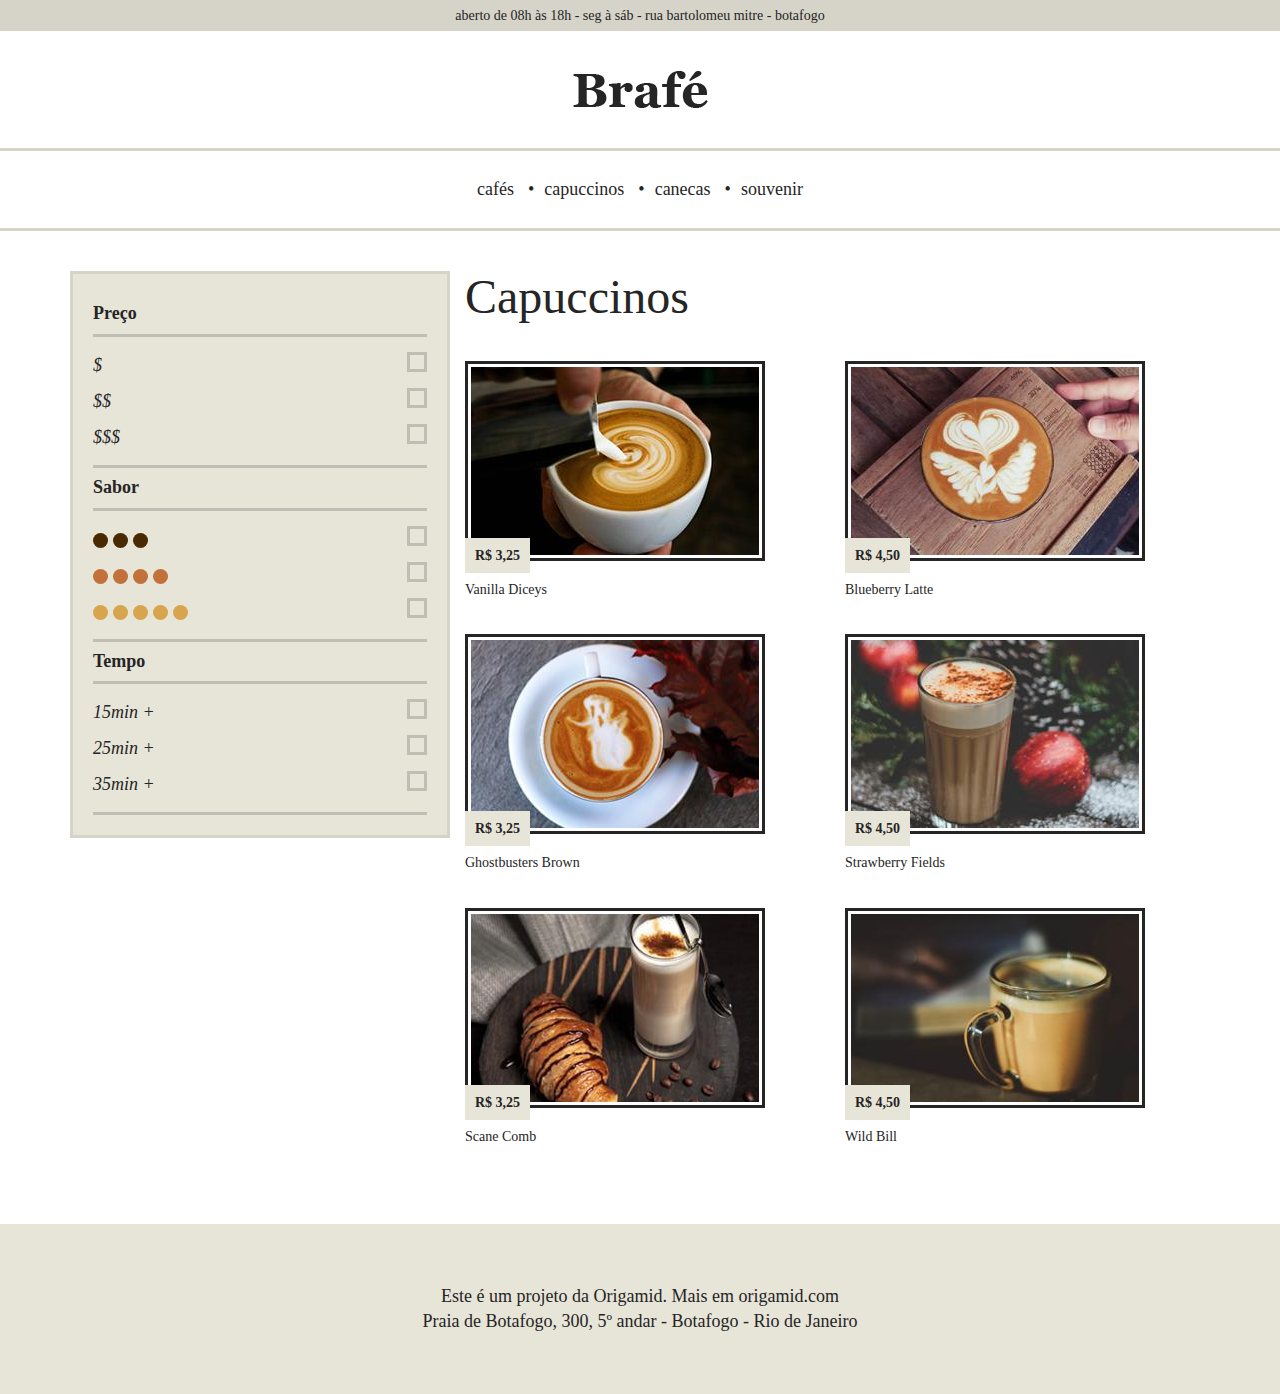
<file: Brafé 2 Bootstrap/index.html>
<!DOCTYPE html>
<html>
<head>
	<title>Brafé 2</title>
	<meta charset="utf-8">
	<meta name="viewport" content="width=device-width, initial-scale=1, shrink-to-fit=no">
	<link rel="stylesheet" type="text/css" href="css/bootstrap.min.css">
	<link rel="stylesheet" type="text/css" href="css/style.css">
</head>
<body>
	
	<header>
		<div class="header-informacoes">
			<p>aberto de 08h às 18h - seg à sáb - rua bartolomeu mitre - botafogo</p>
		</div>
		<a class="header-logo" href="index.html">
			<img src="img/brafe.png" alt="Brafé">
		</a>
		<nav class="header-menu">
			<ul>
				<li><a href="#">cafés</a></li>
				<li><a href="#">capuccinos</a></li>
				<li><a href="#">canecas</a></li>
				<li><a href="#">souvenir</a></li>
			</ul>
		</nav>
	</header>
	
	<div class="container">
		<div class="row">
			<nav class="filtro col-md-4">
				<h2>Preço</h2>
				<ul>
					<li>$</li>
					<li>$$</li>
					<li>$$$</li>
				</ul>
				<h2>Sabor</h2>
				<ul class="sabor">
					<li><span class="sabor-3">Marrom</span></li>
					<li><span class="sabor-4">Laranja</span></li>
					<li><span class="sabor-5">Amarelo</span></li>
				</ul>
				<h2>Tempo</h2>
				<ul>
					<li>15min +</li>
					<li>25min +</li>
					<li>35min +</li>
				</ul>
			</nav>
			
			<section class="produtos col-md-8">
				<h1>Capuccinos</h1>
				<ul class="row">
					<li class="col-6">
						<img src="img/cafe-1.jpg" alt="Café 1">
						<span>R$ 3,25</span>
						<h2>Vanilla Diceys</h2>
					</li>
					
					<li class="col-6">
						<img src="img/cafe-2.jpg" alt="Café 1">
						<span>R$ 4,50</span>
						<h2>Blueberry Latte</h2>
					</li>
					
					<li class="col-6">
						<img src="img/cafe-3.jpg" alt="Café 1">
						<span>R$ 3,25</span>
						<h2>Ghostbusters Brown</h2>
					</li>
					
					<li class="col-6">
						<img src="img/cafe-4.jpg" alt="Café 1">
						<span>R$ 4,50</span>
						<h2>Strawberry Fields</h2>
					</li>
					
					<li class="col-6">
						<img src="img/cafe-5.jpg" alt="Café 1">
						<span>R$ 3,25</span>
						<h2>Scane Comb</h2>
					</li>
					
					<li class="col-6">
						<img src="img/cafe-6.jpg" alt="Café 1">
						<span>R$ 4,50</span>
						<h2>Wild Bill</h2>
					</li>
				</ul>
			</section>
		</div>
	</div>
	
	<footer class="footer">
		<p>Este é um projeto da Origamid. Mais em origamid.com</p>
		<p>Praia de Botafogo, 300, 5º andar - Botafogo - Rio de Janeiro</p>
	</footer>
	
</body>
</html>
</file>
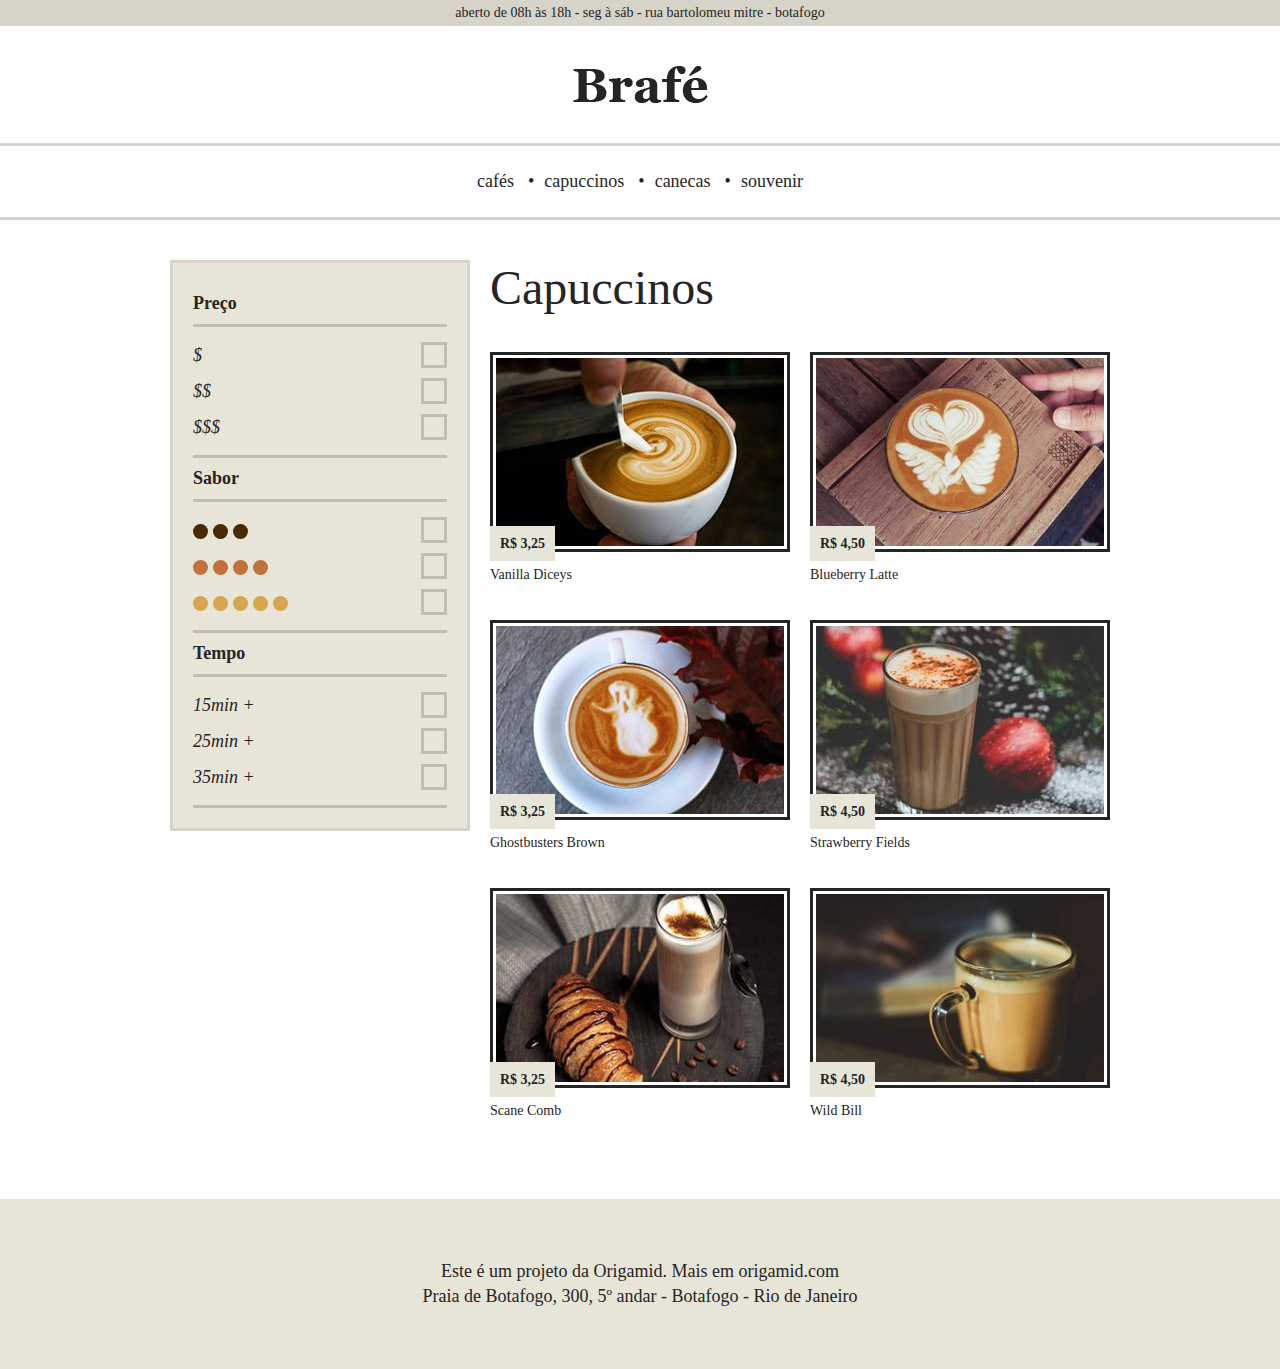
<file: Brafé 2 Flexbox/index.html>
<!DOCTYPE html>
<html>
<head>
	<title>Brafé 2</title>
	<meta charset="utf-8">
	<meta name="viewport" content="width=device-width, initial-scale=1, shrink-to-fit=no">
	<link rel="stylesheet" type="text/css" href="css/flex.css">
	<link rel="stylesheet" type="text/css" href="css/style.css">
</head>
<body>
	
	<header>
		<div class="header-informacoes">
			<p>aberto de 08h às 18h - seg à sáb - rua bartolomeu mitre - botafogo</p>
		</div>
		<a class="header-logo" href="index.html">
			<img src="img/brafe.png" alt="Brafé">
		</a>
		<nav class="header-menu">
			<ul>
				<li><a href="#">cafés</a></li>
				<li><a href="#">capuccinos</a></li>
				<li><a href="#">canecas</a></li>
				<li><a href="#">souvenir</a></li>
			</ul>
		</nav>
	</header>
	
	<div class="flex">
		<nav class="filtro flex-item-4">
			<h2>Preço</h2>
			<ul>
				<li>$</li>
				<li>$$</li>
				<li>$$$</li>
			</ul>
			<h2>Sabor</h2>
			<ul class="sabor">
				<li><span class="sabor-3">Marrom</span></li>
				<li><span class="sabor-4">Laranja</span></li>
				<li><span class="sabor-5">Amarelo</span></li>
			</ul>
			<h2>Tempo</h2>
			<ul>
				<li>15min +</li>
				<li>25min +</li>
				<li>35min +</li>
			</ul>
		</nav>
		
		<section class="produtos flex-item-8">
			<h1>Capuccinos</h1>
			<ul class="flex-row">
				<li class="flex-item-6">
					<img src="img/cafe-1.jpg" alt="Café 1">
					<span>R$ 3,25</span>
					<h2>Vanilla Diceys</h2>
				</li>
				
				<li class="flex-item-6">
					<img src="img/cafe-2.jpg" alt="Café 1">
					<span>R$ 4,50</span>
					<h2>Blueberry Latte</h2>
				</li>
				
				<li class="flex-item-6">
					<img src="img/cafe-3.jpg" alt="Café 1">
					<span>R$ 3,25</span>
					<h2>Ghostbusters Brown</h2>
				</li>
				
				<li class="flex-item-6">
					<img src="img/cafe-4.jpg" alt="Café 1">
					<span>R$ 4,50</span>
					<h2>Strawberry Fields</h2>
				</li>
				
				<li class="flex-item-6">
					<img src="img/cafe-5.jpg" alt="Café 1">
					<span>R$ 3,25</span>
					<h2>Scane Comb</h2>
				</li>
				
				<li class="flex-item-6">
					<img src="img/cafe-6.jpg" alt="Café 1">
					<span>R$ 4,50</span>
					<h2>Wild Bill</h2>
				</li>
			</ul>
		</section>
	</div>
	
	<footer class="footer">
		<p>Este é um projeto da Origamid. Mais em origamid.com</p>
		<p>Praia de Botafogo, 300, 5º andar - Botafogo - Rio de Janeiro</p>
	</footer>
	
</body>
</html>
</file>
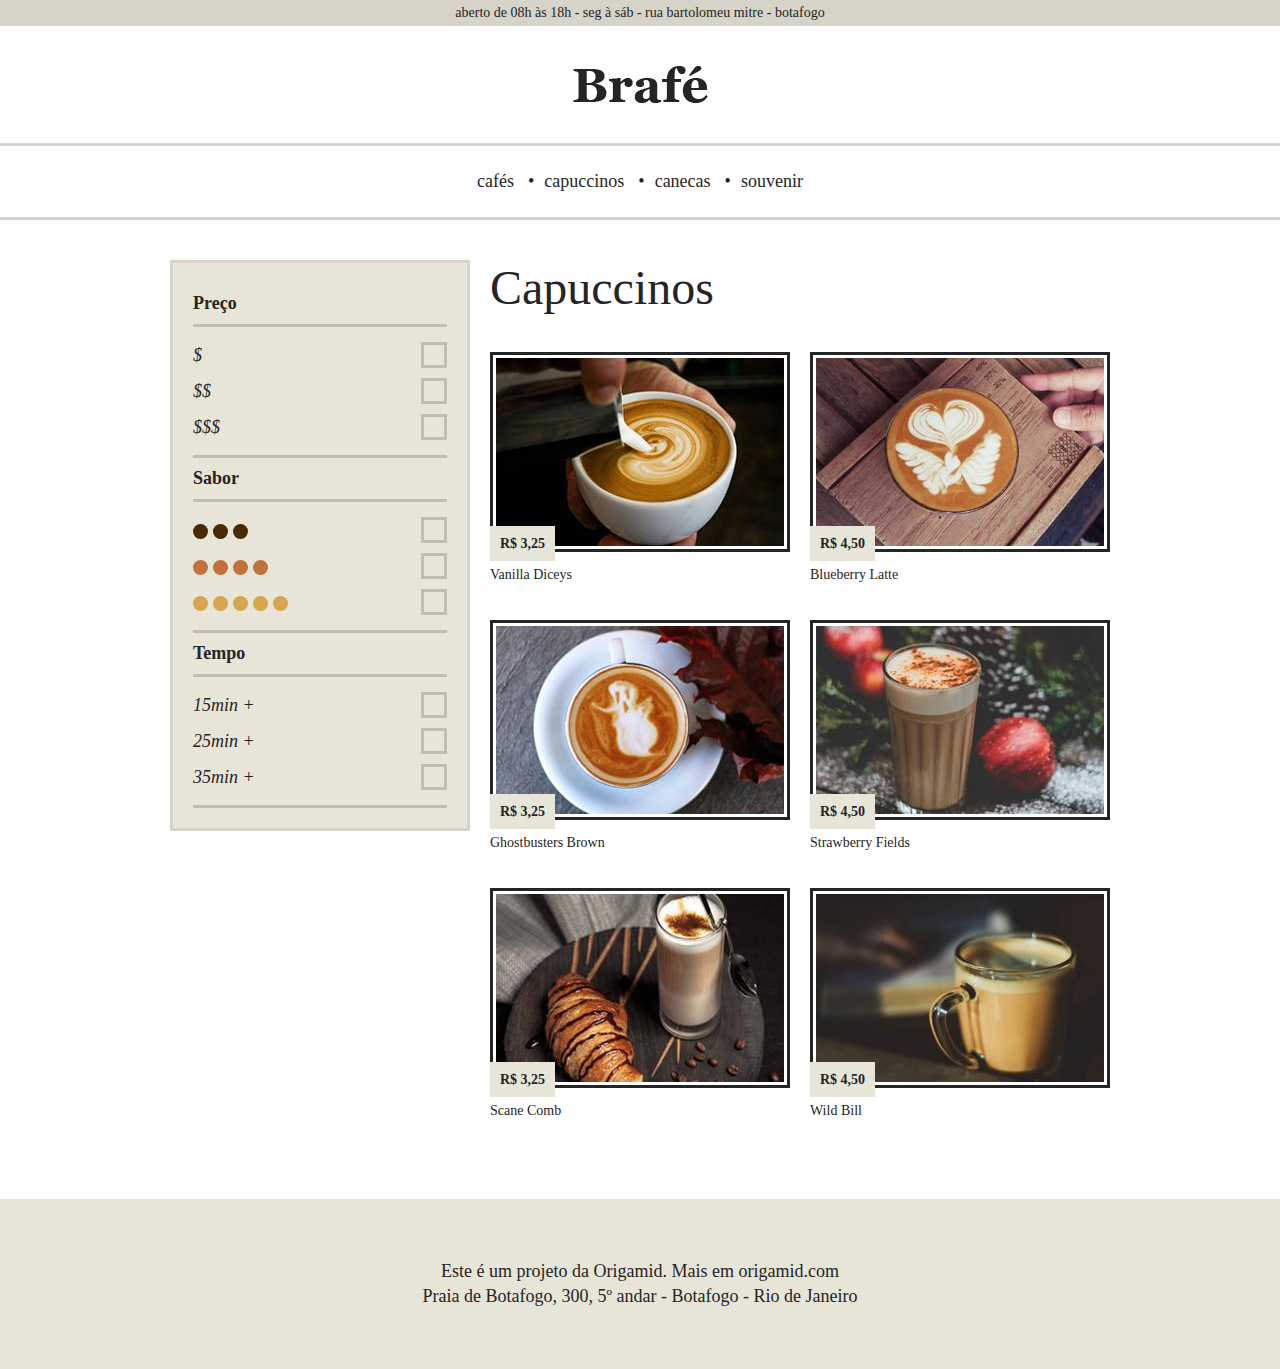
<file: Brafé 2 Grid/index.html>
<!DOCTYPE html>
<html>
<head>
	<title>Brafé 2</title>
	<meta charset="utf-8">
	<meta name="viewport" content="width=device-width, initial-scale=1, shrink-to-fit=no">
	<link rel="stylesheet" type="text/css" href="css/grid.css">
	<link rel="stylesheet" type="text/css" href="css/style.css">
</head>
<body>
	
	<header>
		<div class="header-informacoes">
			<p>aberto de 08h às 18h - seg à sáb - rua bartolomeu mitre - botafogo</p>
		</div>
		<a class="header-logo" href="index.html">
			<img src="img/brafe.png" alt="Brafé">
		</a>
		<nav class="header-menu">
			<ul>
				<li><a href="#">cafés</a></li>
				<li><a href="#">capuccinos</a></li>
				<li><a href="#">canecas</a></li>
				<li><a href="#">souvenir</a></li>
			</ul>
		</nav>
	</header>
	
	<div class="container">
		<nav class="filtro grid-4">
			<h2>Preço</h2>
			<ul>
				<li>$</li>
				<li>$$</li>
				<li>$$$</li>
			</ul>
			<h2>Sabor</h2>
			<ul class="sabor">
				<li><span class="sabor-3">Marrom</span></li>
				<li><span class="sabor-4">Laranja</span></li>
				<li><span class="sabor-5">Amarelo</span></li>
			</ul>
			<h2>Tempo</h2>
			<ul>
				<li>15min +</li>
				<li>25min +</li>
				<li>35min +</li>
			</ul>
		</nav>
		
		<section class="produtos grid-8">
			<h1>Capuccinos</h1>
			<ul class="row-mobile">
				<li class="grid-mobile-6">
					<img src="img/cafe-1.jpg" alt="Café 1">
					<span>R$ 3,25</span>
					<h2>Vanilla Diceys</h2>
				</li>
				
				<li class="grid-mobile-6">
					<img src="img/cafe-2.jpg" alt="Café 1">
					<span>R$ 4,50</span>
					<h2>Blueberry Latte</h2>
				</li>
				
				<li class="grid-mobile-6">
					<img src="img/cafe-3.jpg" alt="Café 1">
					<span>R$ 3,25</span>
					<h2>Ghostbusters Brown</h2>
				</li>
				
				<li class="grid-mobile-6">
					<img src="img/cafe-4.jpg" alt="Café 1">
					<span>R$ 4,50</span>
					<h2>Strawberry Fields</h2>
				</li>
				
				<li class="grid-mobile-6">
					<img src="img/cafe-5.jpg" alt="Café 1">
					<span>R$ 3,25</span>
					<h2>Scane Comb</h2>
				</li>
				
				<li class="grid-mobile-6">
					<img src="img/cafe-6.jpg" alt="Café 1">
					<span>R$ 4,50</span>
					<h2>Wild Bill</h2>
				</li>
			</ul>
		</section>
	</div>
	
	<footer class="footer">
		<p>Este é um projeto da Origamid. Mais em origamid.com</p>
		<p>Praia de Botafogo, 300, 5º andar - Botafogo - Rio de Janeiro</p>
	</footer>
	
</body>
</html>
</file>
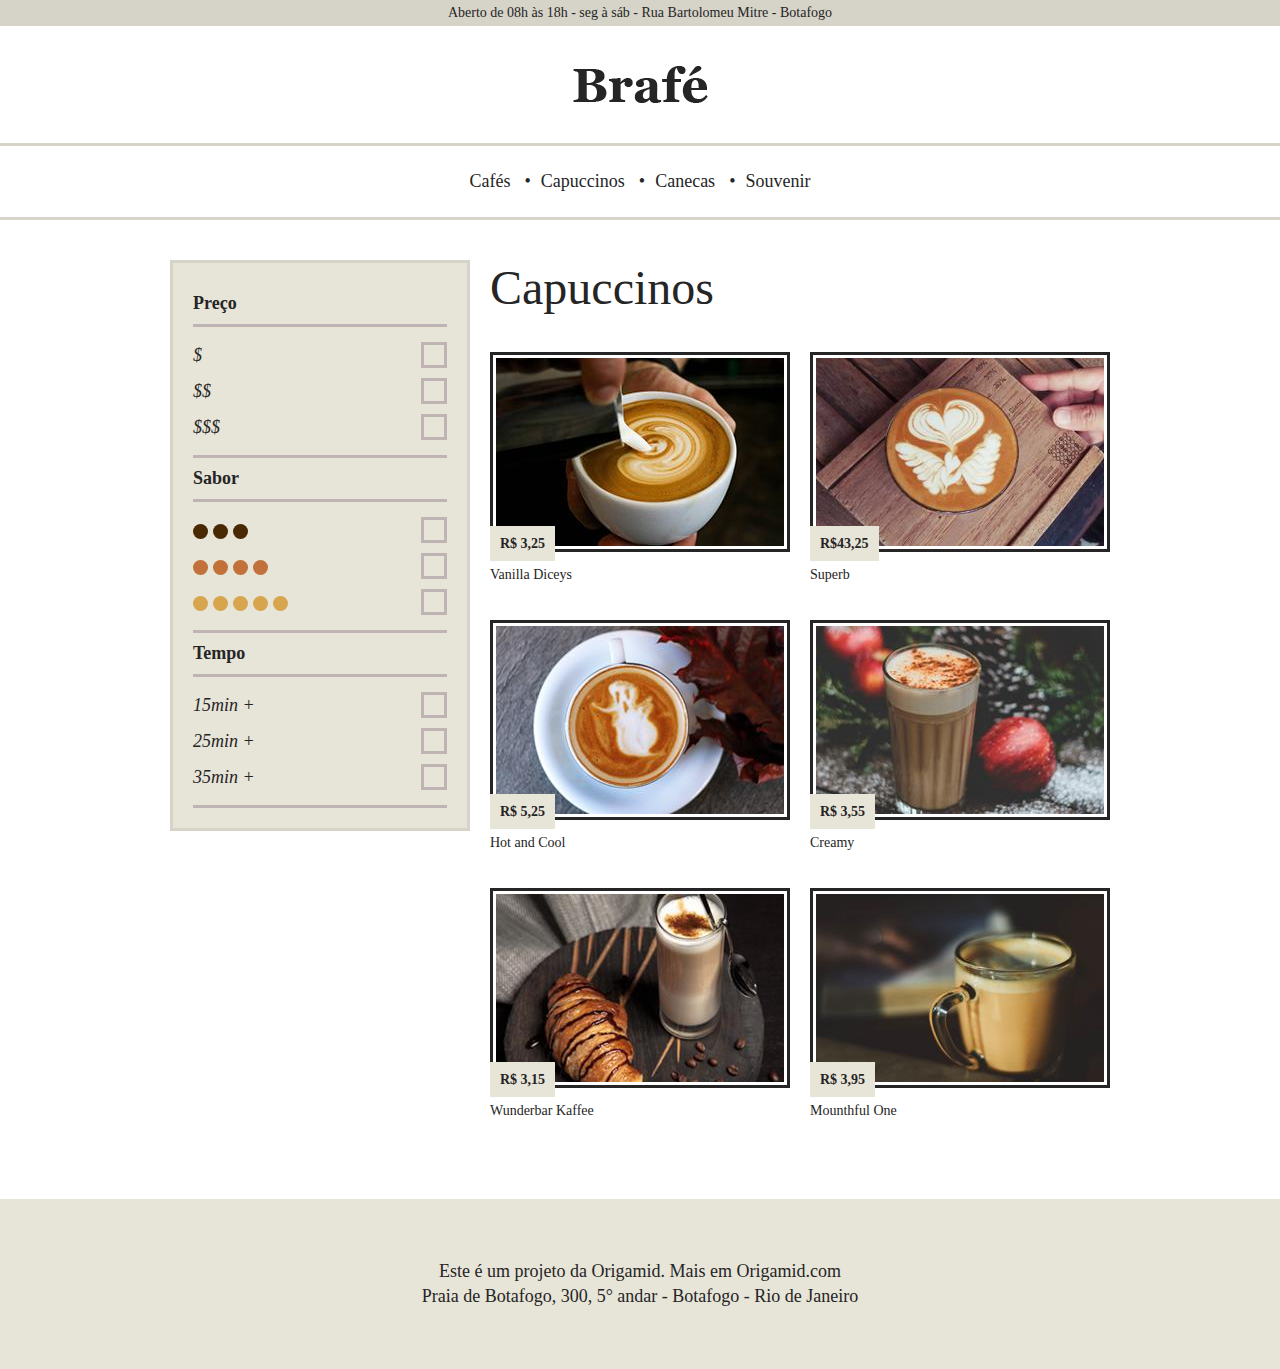
<file: Brafé 2 Puro/index.html>
<!DOCTYPE html>
<html lang="pt-br">
<head>
    <meta charset="UTF-8">
    <meta name="viewport" content="width=device-width, initial-scale=1.0">
    <link rel="stylesheet" type="text/css" href="css/style.css">
    <title>Brafé 2 Puro</title>
</head>
<body>
    <header>
        <div class="header-informacoes">
            <p>Aberto de 08h às 18h - seg à sáb - Rua Bartolomeu Mitre - Botafogo</p>
        </div>
        <a class="header-logo" href="index.html">
            <img src="css/img/brafe.png" alt="Brafé">
        </a>

        <nav class="header-menu">
            <ul>
                <li>
                    <a href="#">Cafés</a>
                </li>
                <li>
                    <a href="#">Capuccinos</a>
                </li>
                <li>
                    <a href="#">Canecas</a>
                </li>
                <li>
                    <a href="#">Souvenir</a>
                </li>
            </ul>
        </nav>
    </header>

    <div class="container">
        <nav class="filtro">
            <h2>Preço</h2>
            <ul>
                <li>$</li>
                <li>$$</li>
                <li>$$$</li>
            </ul>
            <h2>Sabor</h2>
            <ul class="sabor">
                <li><span class="sabor-3">Marrom</span></li>
                <li><span class="sabor-4">Laranja</span></li>
                <li><span class="sabor-5">Amarelo</span></li>
            </ul>
            <h2>Tempo</h2>
            <ul>
                <li>15min +</li>
                <li>25min +</li>
                <li>35min +</li>
            </ul>
        </nav>
        <section class="produtos">
            <h1>Capuccinos</h1>
            <ul>
                <li>
                    <img src="css/img/cafe-1.jpg" alt="Café 1">
                    <span>R$ 3,25</span>
                    <h2>Vanilla Diceys</h2>
                </li>
                <li>
                    <img src="css/img/cafe-2.jpg" alt="Café 2">
                    <span>R$43,25</span>
                    <h2>Superb</h2>
                </li>
                <li>
                    <img src="css/img/cafe-3.jpg" alt="Café 3">
                    <span>R$ 5,25</span>
                    <h2>Hot and Cool</h2>
                </li>
                <li>
                    <img src="css/img/cafe-4.jpg" alt="Café 4">
                    <span>R$ 3,55</span>
                    <h2>Creamy</h2>
                </li>
                <li>
                    <img src="css/img/cafe-5.jpg" alt="Café 5">
                    <span>R$ 3,15</span>
                    <h2>Wunderbar Kaffee</h2>
                </li>
                <li>
                    <img src="css/img/cafe-6.jpg" alt="Café 6">
                    <span>R$ 3,95</span>
                    <h2>Mounthful One</h2>
                </li>
            </ul>
        </section>
    </div>

    <footer class="footer">
        <p>Este é um projeto da Origamid. Mais em Origamid.com</p>
        <p>Praia de Botafogo, 300, 5° andar - Botafogo - Rio de Janeiro</p>
    </footer>
    
</body>
</html>
</file>
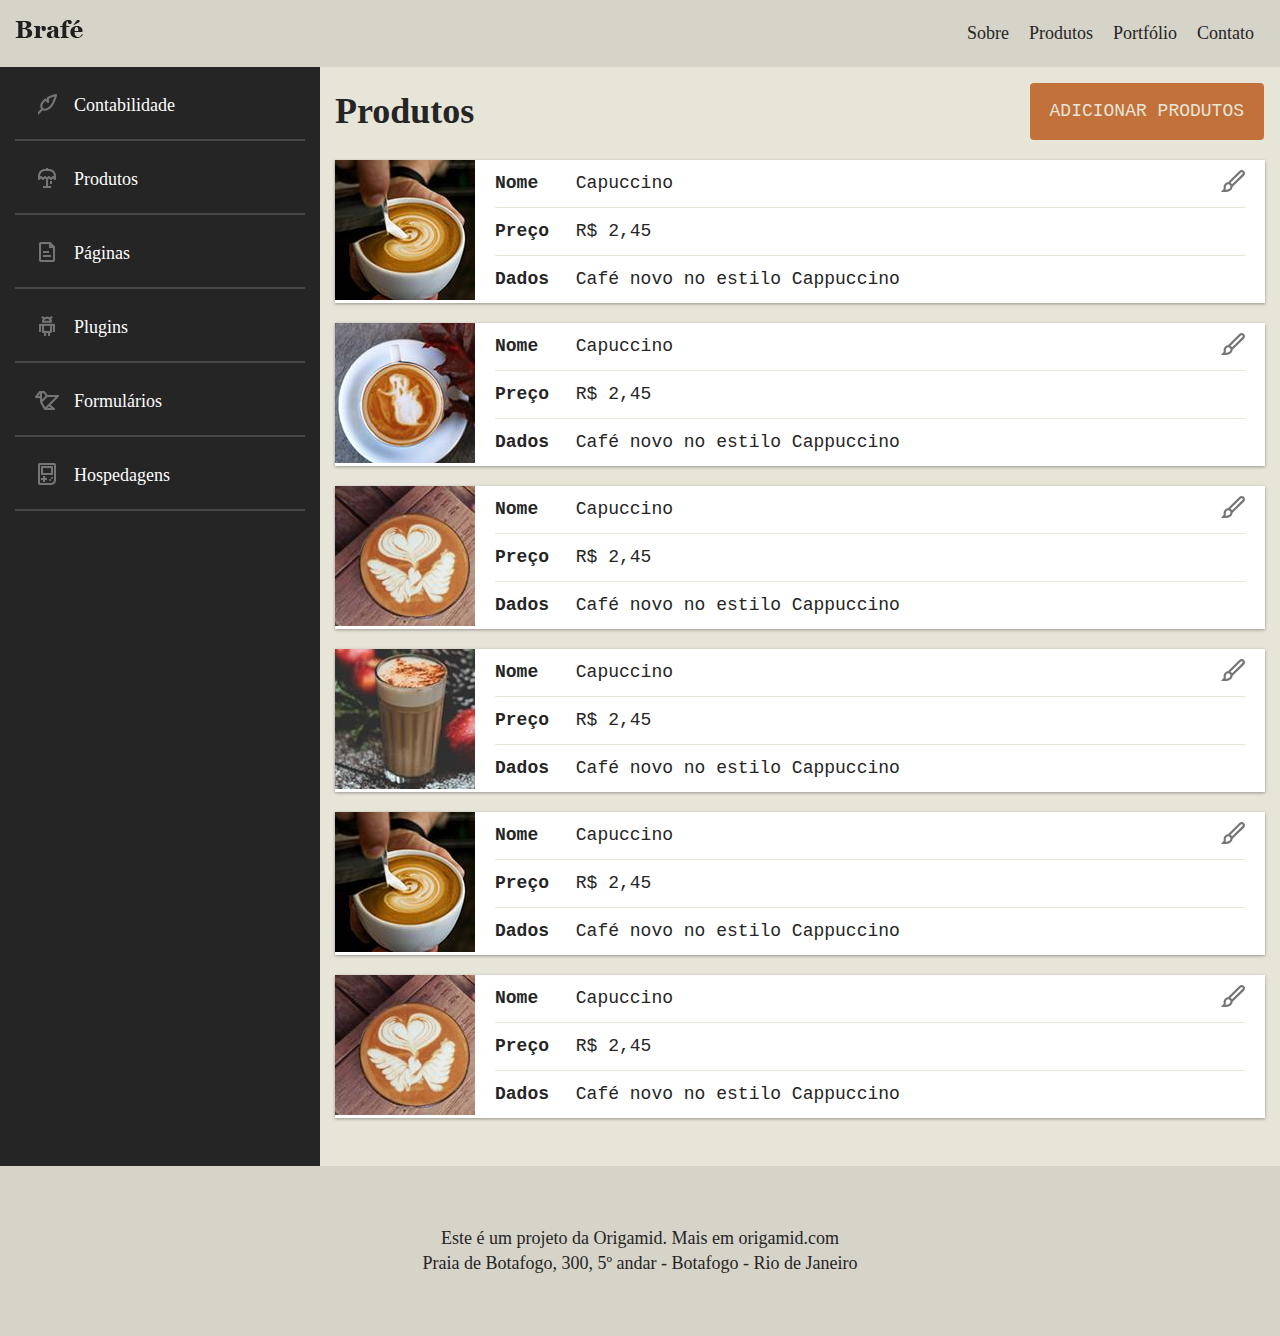
<file: Brafé 3 Bootstrap/index.html>
<!DOCTYPE html>
<html>
<head>
	<title>Brafé 3</title>
	<meta charset="utf-8">
	<meta name="viewport" content="width=device-width, initial-scale=1, shrink-to-fit=no">
	<link rel="stylesheet" type="text/css" href="css/bootstrap.min.css">
	<link rel="stylesheet" type="text/css" href="css/style.css">
</head>

<body>
	
<header class="header">
	<div class="container-fluid">
		<div class="row">
			<a class="header-logo mr-auto col-md-4" href="#">
				<img src="img/brafe.png" alt="Brafé">
			</a>
			<nav class="header-menu mr-3 ml-3">
				<ul>
					<li><a href="#">Sobre</a></li>
					<li><a href="#">Produtos</a></li>
					<li><a href="#">Portfólio</a></li>
					<li><a href="#">Contato</a></li>
				</ul>
			</nav>
		</div>
	</div>
</header>
	
<main class="main-container container-fluid">
	<div class="row">	
		<nav class="side-nav col-md-4 col-xl-3">
			<ul>
				<li><a class="nav-contabilidade" href="#">Contabilidade</a></li>
				<li><a class="nav-produtos" href="#">Produtos</a></li>
				<li><a class="nav-paginas" href="#">Páginas</a></li>
				<li><a class="nav-plugins" href="#">Plugins</a></li>
				<li><a class="nav-formularios" href="#">Formulários</a></li>
				<li><a class="nav-hospedagens" href="#">Hospedagens</a></li>
			</ul>
		</nav>
		
		<section class="produtos col-md-8 col-xl-9 mb-5">
			<header class="row align-items-center mt-3">
				<h1 class="col">Produtos</h1>
				<a class="adicionar-produtos mr-3 ml-3" href="#">Adicionar Produtos</a>
			</header>
			<ul>
				<li class="produtos-item">
					<div class="media">
						<img src="img/cafe-1.jpg" alt="Café 1">
						<ul class="media-body">
							<li><span>Nome</span> Capuccino</li>
							<li><span>Preço</span> R$ 2,45</li>
							<li><span>Dados</span> Café novo no estilo Cappuccino</li>
						</ul>
						<a href="#">Editar</a>
					</div>
				</li>
				
				<li class="produtos-item">
					<div class="media">
						<img src="img/cafe-2.jpg" alt="Café 2">
						<ul class="media-body">
							<li><span>Nome</span> Capuccino</li>
							<li><span>Preço</span> R$ 2,45</li>
							<li><span>Dados</span> Café novo no estilo Cappuccino</li>
						</ul>
						<a href="#">Editar</a>
					</div>
				</li>
				
				<li class="produtos-item">
					<div class="media">
						<img src="img/cafe-3.jpg" alt="Café 3">
						<ul class="media-body">
							<li><span>Nome</span> Capuccino</li>
							<li><span>Preço</span> R$ 2,45</li>
							<li><span>Dados</span> Café novo no estilo Cappuccino</li>
						</ul>
						<a href="#">Editar</a>
					</div>
				</li>
				
				<li class="produtos-item">
					<div class="media">
						<img src="img/cafe-4.jpg" alt="Café 4">
						<ul class="media-body">
							<li><span>Nome</span> Capuccino</li>
							<li><span>Preço</span> R$ 2,45</li>
							<li><span>Dados</span> Café novo no estilo Cappuccino</li>
						</ul>
						<a href="#">Editar</a>
					</div>
				</li>
				
				<li class="produtos-item">
					<div class="media">
						<img src="img/cafe-1.jpg" alt="Café 1">
						<ul class="media-body">
							<li><span>Nome</span> Capuccino</li>
							<li><span>Preço</span> R$ 2,45</li>
							<li><span>Dados</span> Café novo no estilo Cappuccino</li>
						</ul>
						<a href="#">Editar</a>
					</div>
				</li>
				
				<li class="produtos-item">
					<div class="media">
						<img src="img/cafe-3.jpg" alt="Café 3">
						<ul class="media-body">
							<li><span>Nome</span> Capuccino</li>
							<li><span>Preço</span> R$ 2,45</li>
							<li><span>Dados</span> Café novo no estilo Cappuccino</li>
						</ul>
						<a href="#">Editar</a>
					</div>
				</li>
			</ul>
		</section>
	</div>
</main>

	
<footer class="footer">
	<p>Este é um projeto da Origamid. Mais em origamid.com</p>
	<p>Praia de Botafogo, 300, 5º andar - Botafogo - Rio de Janeiro</p>
</footer>
	
</body>
	
</html>
</file>
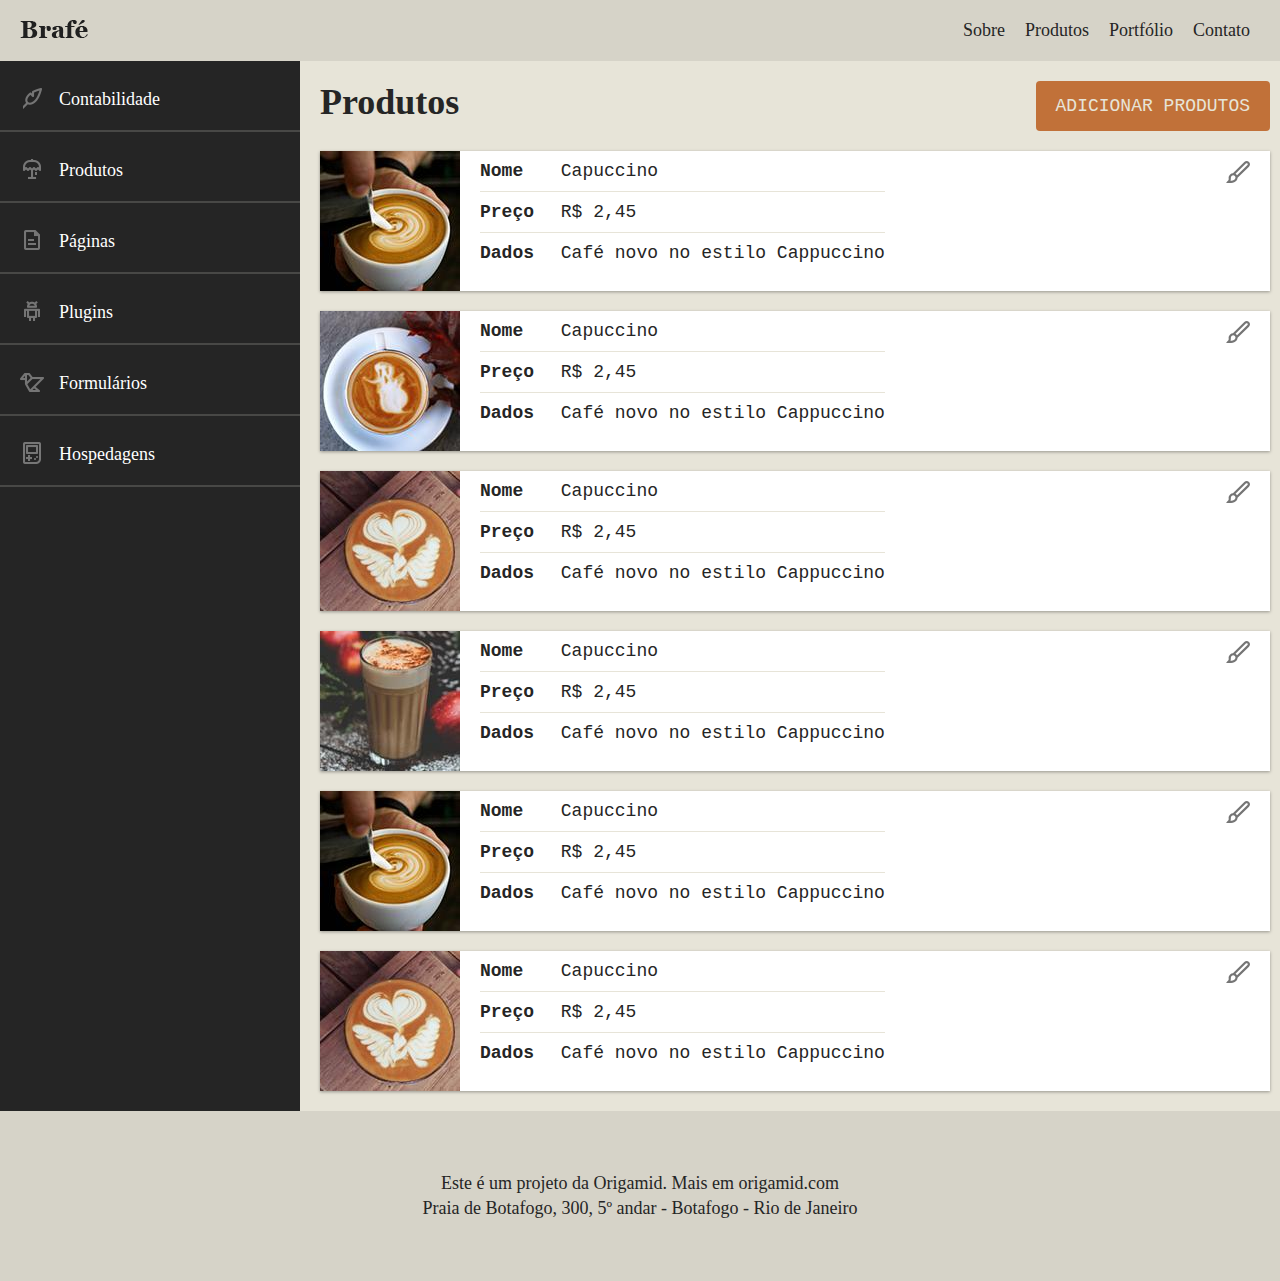
<file: Brafé 3 Flexbox/index.html>
<!DOCTYPE html>
<html>
<head>
	<title>Brafé 3</title>
	<meta charset="utf-8">
	<meta name="viewport" content="width=device-width, initial-scale=1, shrink-to-fit=no">
	<link rel="stylesheet" type="text/css" href="css/style.css">
</head>

<body>
	
<header class="header">
	<a class="header-logo" href="#">
		<img src="img/brafe.png" alt="Brafé">
	</a>
	<nav class="header-menu">
		<ul>
			<li><a href="#">Sobre</a></li>
			<li><a href="#">Produtos</a></li>
			<li><a href="#">Portfólio</a></li>
			<li><a href="#">Contato</a></li>
		</ul>
	</nav>
</header>
	
<main class="main-container">
	
	<nav class="side-nav">
		<ul>
			<li><a class="nav-contabilidade" href="#">Contabilidade</a></li>
			<li><a class="nav-produtos" href="#">Produtos</a></li>
			<li><a class="nav-paginas" href="#">Páginas</a></li>
			<li><a class="nav-plugins" href="#">Plugins</a></li>
			<li><a class="nav-formularios" href="#">Formulários</a></li>
			<li><a class="nav-hospedagens" href="#">Hospedagens</a></li>
		</ul>
	</nav>
	
	<section class="produtos">
		<header>
			<h1>Produtos</h1>
			<a class="adicionar-produtos" href="#">Adicionar Produtos</a>
		</header>
		<ul>
			<li class="produtos-item">
				<img src="img/cafe-1.jpg" alt="Café 1">
				<ul>
					<li><span>Nome</span> Capuccino</li>
					<li><span>Preço</span> R$ 2,45</li>
					<li><span>Dados</span> Café novo no estilo Cappuccino</li>
				</ul>
				<a href="#">Editar</a>
			</li>
			
			<li class="produtos-item">
				<img src="img/cafe-2.jpg" alt="Café 2">
				<ul>
					<li><span>Nome</span> Capuccino</li>
					<li><span>Preço</span> R$ 2,45</li>
					<li><span>Dados</span> Café novo no estilo Cappuccino</li>
				</ul>
				<a href="#">Editar</a>
			</li>
			
			<li class="produtos-item">
				<img src="img/cafe-3.jpg" alt="Café 3">
				<ul>
					<li><span>Nome</span> Capuccino</li>
					<li><span>Preço</span> R$ 2,45</li>
					<li><span>Dados</span> Café novo no estilo Cappuccino</li>
				</ul>
				<a href="#">Editar</a>
			</li>
			
			<li class="produtos-item">
				<img src="img/cafe-4.jpg" alt="Café 4">
				<ul>
					<li><span>Nome</span> Capuccino</li>
					<li><span>Preço</span> R$ 2,45</li>
					<li><span>Dados</span> Café novo no estilo Cappuccino</li>
				</ul>
				<a href="#">Editar</a>
			</li>
			
			<li class="produtos-item">
				<img src="img/cafe-1.jpg" alt="Café 1">
				<ul>
					<li><span>Nome</span> Capuccino</li>
					<li><span>Preço</span> R$ 2,45</li>
					<li><span>Dados</span> Café novo no estilo Cappuccino</li>
				</ul>
				<a href="#">Editar</a>
			</li>
			
			<li class="produtos-item">
				<img src="img/cafe-3.jpg" alt="Café 3">
				<ul>
					<li><span>Nome</span> Capuccino</li>
					<li><span>Preço</span> R$ 2,45</li>
					<li><span>Dados</span> Café novo no estilo Cappuccino</li>
				</ul>
				<a href="#">Editar</a>
			</li>
		</ul>
	</section>
</main>

	
<footer class="footer">
	<p>Este é um projeto da Origamid. Mais em origamid.com</p>
	<p>Praia de Botafogo, 300, 5º andar - Botafogo - Rio de Janeiro</p>
</footer>
	
</body>
	
</html>
</file>
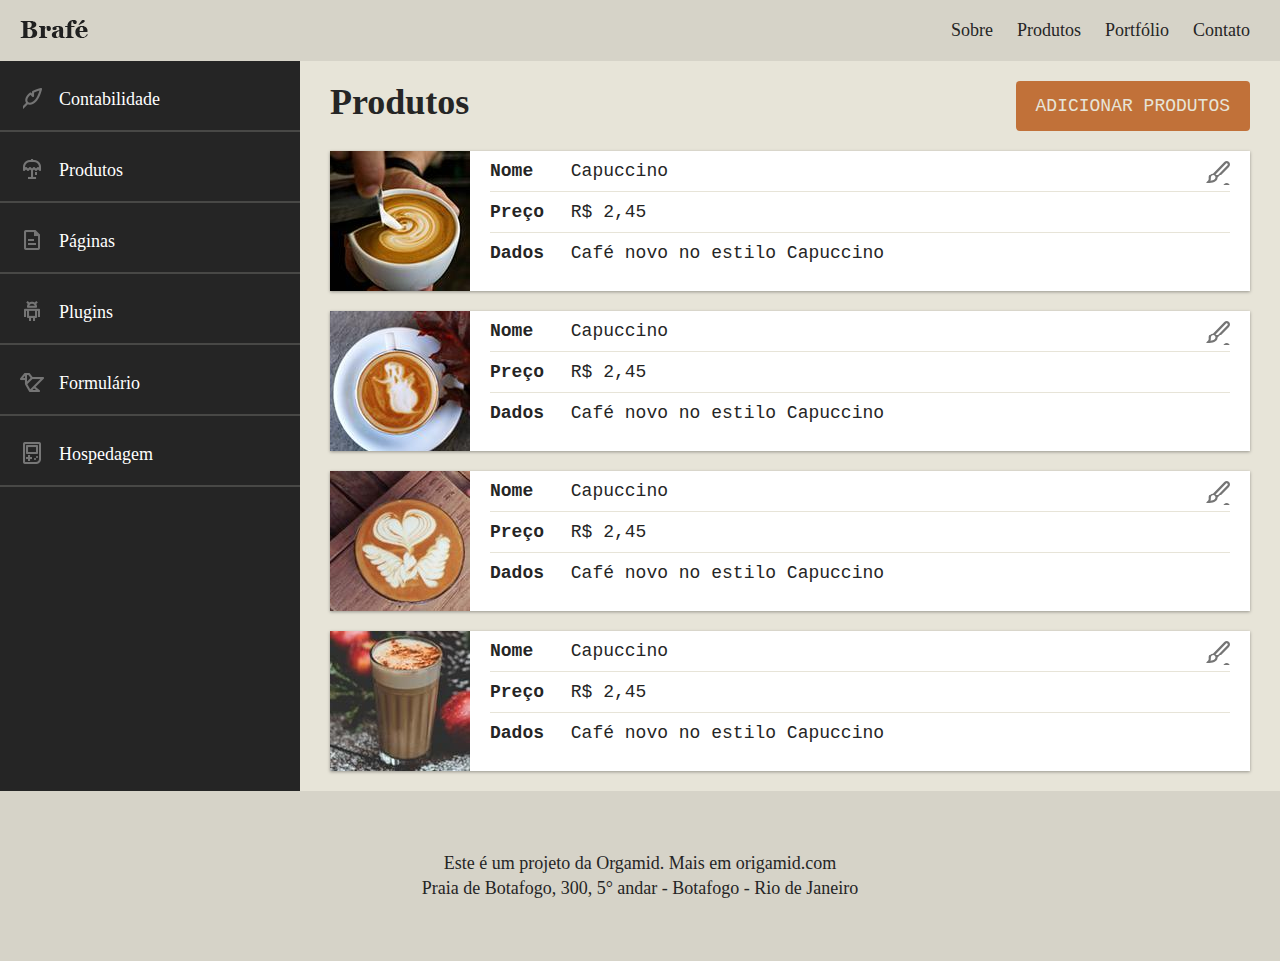
<file: Brafé 3 Puro/index.html>
<!DOCTYPE html>
<html lang="pt-br">
<head>
    <meta charset="UTF-8">
    <meta name="viewport" content="width=device-width, initial-scale=1.0">
    <link rel="stylesheet" type="text/css" href="css/style.css">
    <title>Brafé 3 - Puro</title>
</head>
<body>
    <header class="header">
        <a href="#" class="header-logo">
            <img src="css/img/brafe.png" alt="Brafé">
        </a>
        <nav class="header-menu">
            <ul>
                <li>
                    <a href="#">Sobre</a>
                </li>
                <li>
                    <a href="#">Produtos</a>
                </li>
                <li>
                    <a href="#">Portfólio</a>
                </li>
                <li>
                    <a href="#">Contato</a>
                </li>

            </ul>
        </nav>
    </header>

    <main class="main-container">
        <nav class="side-nav">
            <ul>
                <li>
                    <a class="nav-contabilidade" href="#">Contabilidade</a>
                </li>
                <li>
                    <a class="nav-produtos" href="#">Produtos</a>
                </li>
                <li>
                    <a class="nav-paginas" href="#">Páginas</a>
                </li>
                <li>
                    <a class="nav-plugins" href="#">Plugins</a>
                </li>
                <li>
                    <a class="nav-formulario" href="#">Formulário</a>
                </li>
                <li>
                    <a class="nav-hospedagem" href="#">Hospedagem</a>
                </li>
            </ul>
        </nav>
        <section class="produtos">
            <header >
                <h1>Produtos</h1>
                <a class="adicionar-produtos" href="#">Adicionar Produtos</a>
            </header>

            <ul>
                <li class="produtos-item">
                    <img src="css/img/cafe-1.jpg" alt="Café 1">
                    <ul>
                        <li>
                            <span>Nome</span> Capuccino
                        </li>
                        <li>
                            <span>Preço</span> R$ 2,45
                        </li>
                        <li>
                            <span>Dados</span> Café novo no estilo Capuccino
                        </li>
                    </ul>
                    <a href="#">Editar</a>
                </li>

                <li class="produtos-item">
                    <img src="css/img/cafe-2.jpg" alt="Café 2">
                    <ul>
                        <li>
                            <span>Nome</span> Capuccino
                        </li>
                        <li>
                            <span>Preço</span> R$ 2,45
                        </li>
                        <li>
                            <span>Dados</span> Café novo no estilo Capuccino
                        </li>
                    </ul>
                    <a href="#">Editar</a>
                </li>

                <li class="produtos-item">
                    <img src="css/img/cafe-3.jpg" alt="Café 3">
                    <ul>
                        <li>
                            <span>Nome</span> Capuccino
                        </li>
                        <li>
                            <span>Preço</span> R$ 2,45
                        </li>
                        <li>
                            <span>Dados</span> Café novo no estilo Capuccino
                        </li>
                    </ul>
                    <a href="#">Editar</a>
                </li>

                <li class="produtos-item">
                    <img src="css/img/cafe-4.jpg" alt="Café 4">
                    <ul>
                        <li>
                            <span>Nome</span> Capuccino
                        </li>
                        <li>
                            <span>Preço</span> R$ 2,45
                        </li>
                        <li>
                            <span>Dados</span> Café novo no estilo Capuccino
                        </li>
                    </ul>
                    <a href="#">Editar</a>
                </li>
            </ul>
        </section>
    </main>

    <footer class="footer">
        <p>Este é um projeto da Orgamid. Mais em origamid.com</p>
        <p>Praia de Botafogo, 300, 5° andar - Botafogo - Rio de Janeiro</p>
    </footer>
    
</body>
</html>
</file>
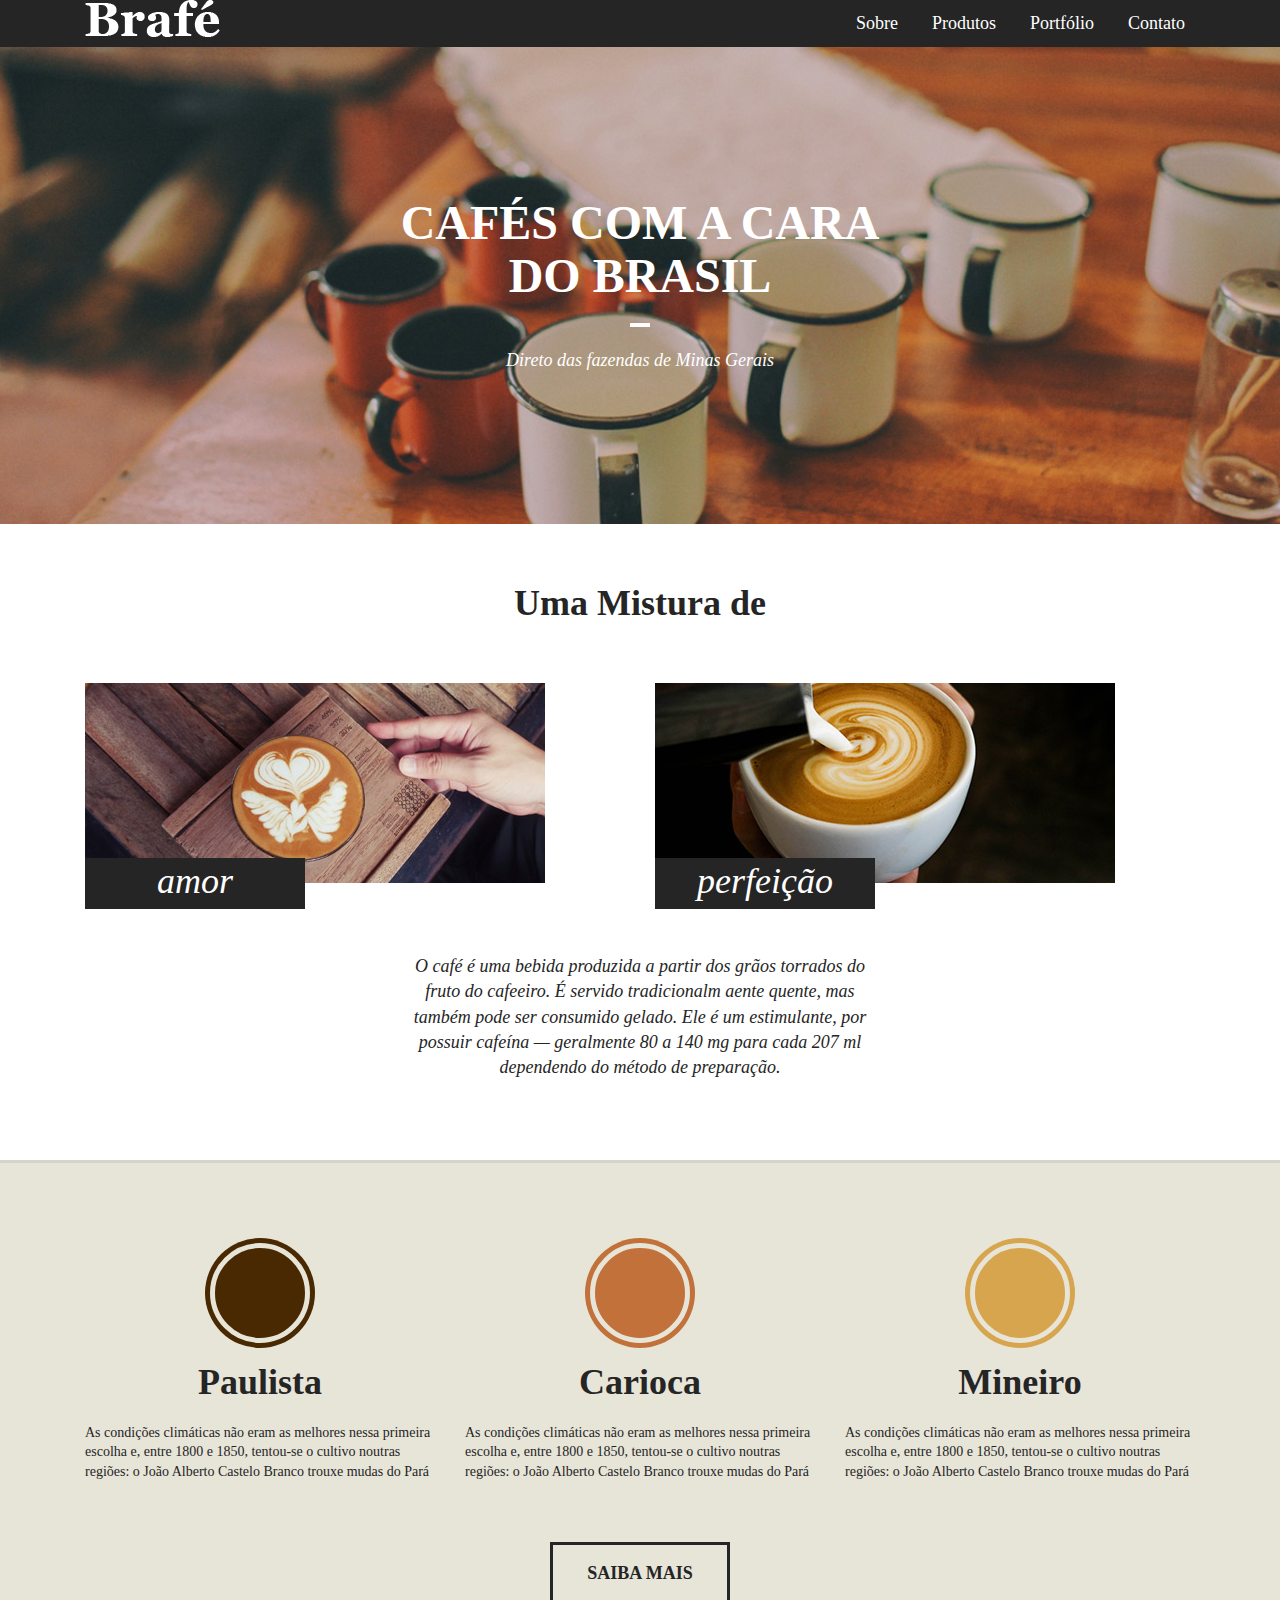
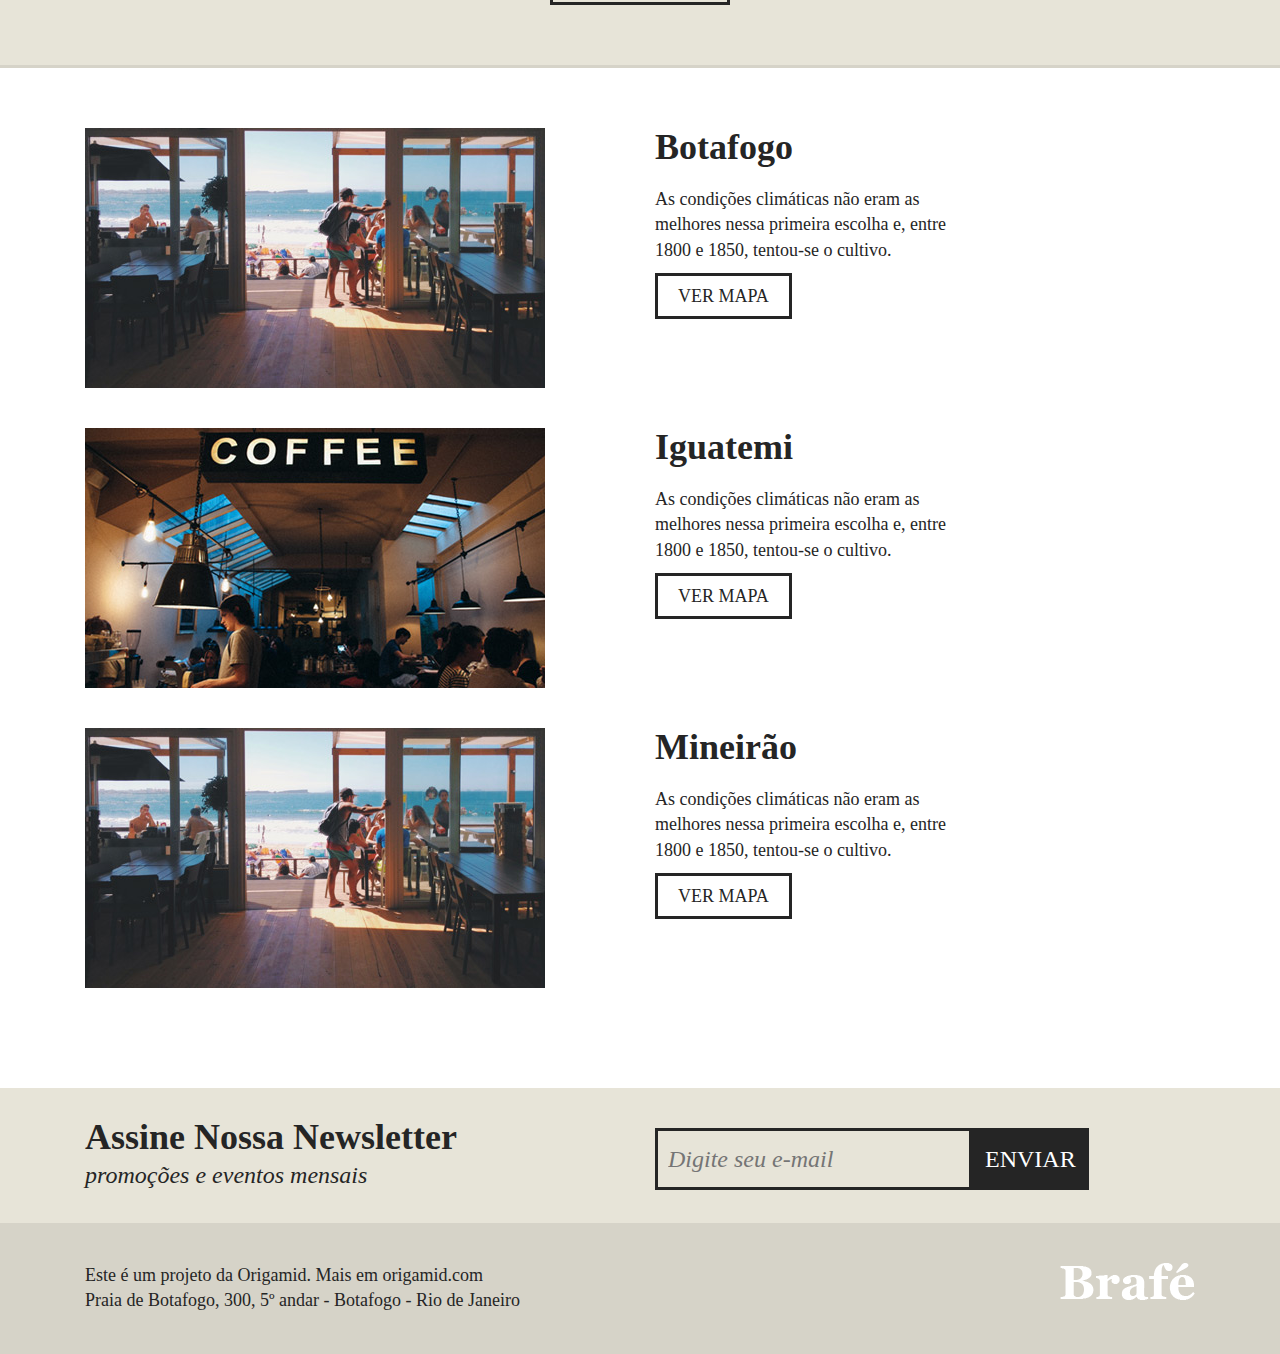
<file: Brafé Bootstrap/index.html>
<!DOCTYPE html>
<html>
<head>
	<title>Brafé 1</title>
	<meta charset="utf-8">
	<meta name="viewport" content="width=device-width, initial-scale=1, shrink-to-fit=no">
	<link rel="stylesheet" type="text/css" href="css/bootstrap.min.css">
	<link rel="stylesheet" type="text/css" href="css/style.css">
</head>
<body>
	
	<header class="menu">
		<div class="container">
			<div class="row">
				<a class="menu-logo col-md-4" href="#"><img src="img/brafe.png" alt="Brafé"></a>	
				<nav class="menu-nav col-md-8">
					<ul>
						<li><a href="#">Sobre</a></li>
						<li><a href="#">Produtos</a></li>
						<li><a href="#">Portfólio</a></li>
						<li><a href="#">Contato</a></li>
					</ul>
				</nav>
			</div>
		</div>
	</header>
	
	<main class="intro">
		<h1>Cafés com a cara<br>do Brasil</h1>
		<p>Direto das fazendas de Minas Gerais</p>
	</main>
	
	<section class="sobre container">
		<h2>Uma Mistura de</h2>
		<div class="row">
			<div class="col-sm sobre-item">
				<img src="img/cafe-1.jpg">
				<h3>amor</h3>
			</div>
			<div class="col-sm sobre-item">
				<img src="img/cafe-2.jpg">
				<h3>perfeição</h3>
			</div>
		</div>
		<p>O café é uma bebida produzida a partir dos grãos torrados do fruto do cafeeiro. É servido tradicionalm
aente quente, mas também pode ser consumido gelado. Ele é um estimulante, por possuir cafeína — geralmente 80 a 140 mg para cada 207 ml dependendo do método de preparação.</p>
	</section>
	
	<section class="produtos">
		<div class="container">
			<div class="row">
				<div class="produtos-item col-sm">
					<h2 class="produtos-paulista">Paulista</h2>
					<p>As condições climáticas não eram as melhores nessa primeira escolha e, entre 1800 e 1850, tentou-se o cultivo noutras regiões: o João Alberto Castelo Branco trouxe mudas do Pará</p>
				</div>
				<div class="produtos-item col-sm">
					<h2 class="produtos-carioca">Carioca</h2>
					<p>As condições climáticas não eram as melhores nessa primeira escolha e, entre 1800 e 1850, tentou-se o cultivo noutras regiões: o João Alberto Castelo Branco trouxe mudas do Pará</p>
				</div>
				<div class="produtos-item col-sm">
					<h2 class="produtos-mineiro">Mineiro</h2>
					<p>As condições climáticas não eram as melhores nessa primeira escolha e, entre 1800 e 1850, tentou-se o cultivo noutras regiões: o João Alberto Castelo Branco trouxe mudas do Pará</p>
				</div>
			</div>
		</div>
		<a class="produtos-btn" href="#">Saiba Mais</a>
	</section>
	
	<section class="locais container">
		<div class="locais-item row">
			<div class="col-sm">
				<img src="img/botafogo.jpg" alt="Brafé unidade Botafogo">
			</div>
			<div class="col-sm">
				<h2>Botafogo</h2>
				<p>As condições climáticas não eram as melhores nessa primeira escolha e, entre 1800 e 1850, tentou-se o cultivo.</p>
				<a href="#">Ver Mapa</a>
			</div>
		</div>
		
		<div class="locais-item row">
			<div class="col-sm">
				<img src="img/iguatemi.jpg" alt="Brafé unidade Iguatemi">
			</div>
			<div class="col-sm">
				<h2>Iguatemi</h2>
				<p>As condições climáticas não eram as melhores nessa primeira escolha e, entre 1800 e 1850, tentou-se o cultivo.</p>
				<a href="#">Ver Mapa</a>
			</div>
		</div>
		
		<div class="locais-item row">
			<div class="col-sm">
				<img src="img/botafogo.jpg" alt="Brafé unidade Mineirão">
			</div>
			<div class="col-sm">
				<h2>Mineirão</h2>
				<p>As condições climáticas não eram as melhores nessa primeira escolha e, entre 1800 e 1850, tentou-se o cultivo.</p>
				<a href="#">Ver Mapa</a>
			</div>
		</div>
	
	</section>
	
	<section class="assine">
		<div class="container">
			<div class="row">
				<div class="assine-info col-sm">
					<h2>Assine Nossa Newsletter</h2>
					<p>promoções e eventos mensais</p>
				</div>
				<form class="col-sm">
					<label>E-mail</label>
					<input type="text" placeholder="Digite seu e-mail">
					<button type="submit">Enviar</button>
				</form>
			</div>
		</div>
	</section>
	
	<footer class="footer">
		<div class="container">
			<div class="row">
				<p class="col-sm-8">Este é um projeto da Origamid. Mais em origamid.com<br>Praia de Botafogo, 300, 5º andar - Botafogo - Rio de Janeiro</p>
				<div class="col-sm">
					<img src="img/brafe.png" alt="Brafé">
				</div>
			</div>
		</div>
	</footer>
	
</body>
</html>
</file>
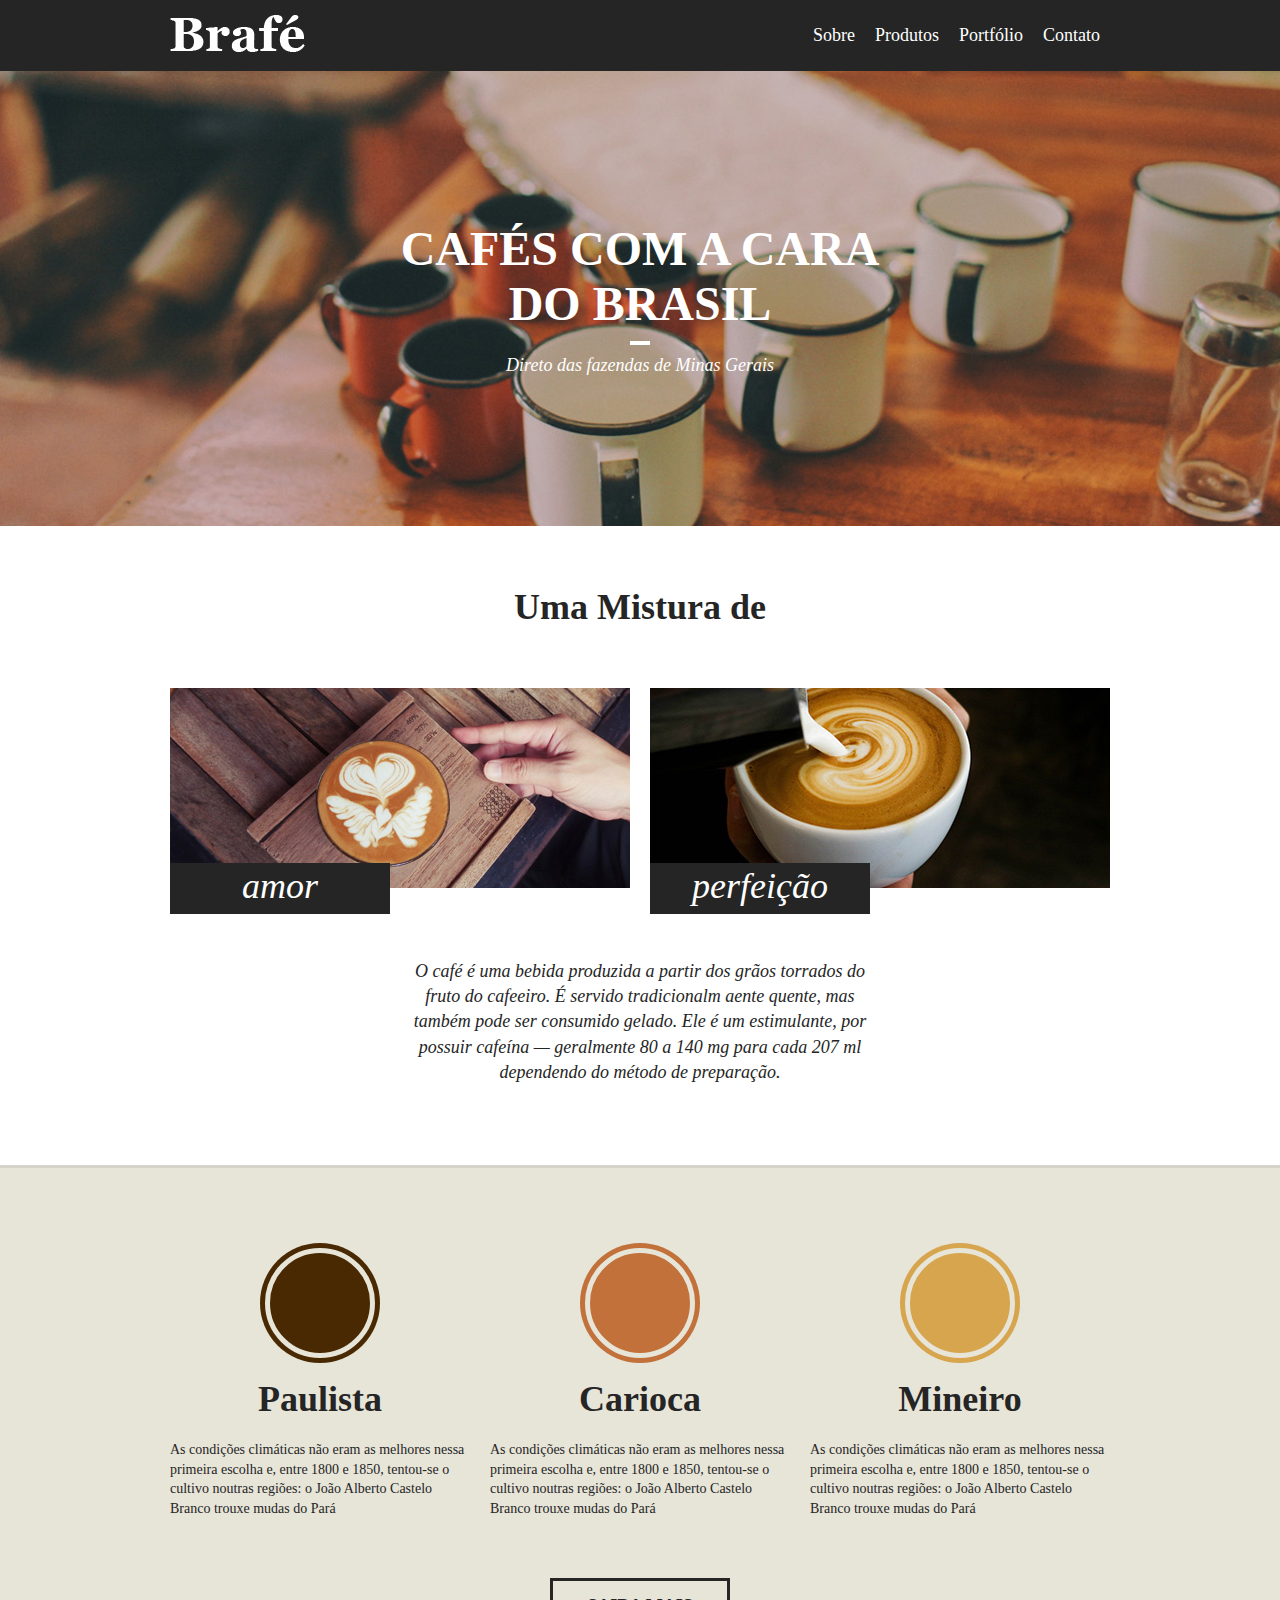
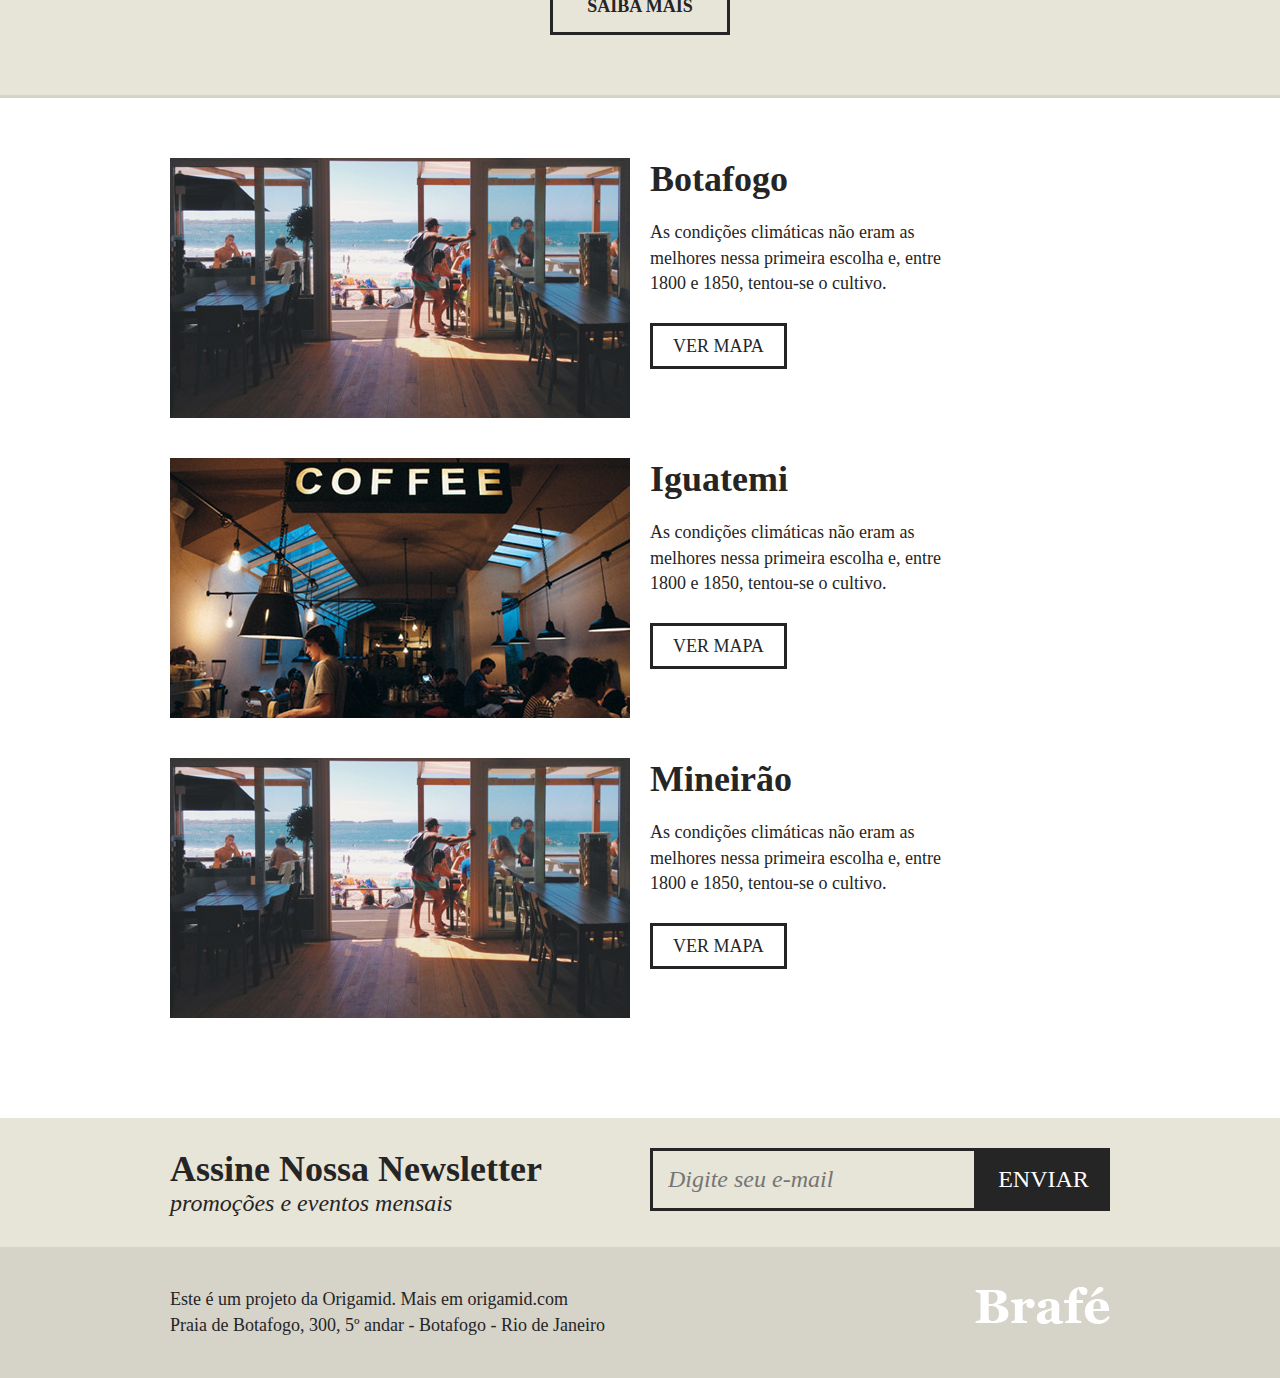
<file: Brafé Flexbox/index.html>
<!DOCTYPE html>
<html>
<head>
	<title>Brafé 1</title>
	<meta charset="utf-8">
	<meta name="viewport" content="width=device-width, initial-scale=1, shrink-to-fit=no">
	<link rel="stylesheet" type="text/css" href="css/style.css">
</head>
<body>
	
	<header class="menu">
		<div class="container">
			<a class="menu-logo" href="#"><img src="img/brafe.png" alt="Brafé"></a>	
			<nav class="menu-nav">
				<ul>
					<li><a href="#">Sobre</a></li>
					<li><a href="#">Produtos</a></li>
					<li><a href="#">Portfólio</a></li>
					<li><a href="#">Contato</a></li>
				</ul>
			</nav>
		</div>
	</header>
	
	<main class="intro">
		<h1>Cafés com a cara<br>do Brasil</h1>
		<p>Direto das fazendas de Minas Gerais</p>
	</main>
	
	<section class="sobre">
		<h2>Uma Mistura de</h2>
		<div class="container">
			<div class="sobre-item">
				<img src="img/cafe-1.jpg">
				<h3>amor</h3>
			</div>
			<div class="sobre-item">
				<img src="img/cafe-2.jpg">
				<h3>perfeição</h3>
			</div>
		</div>
		<p>O café é uma bebida produzida a partir dos grãos torrados do fruto do cafeeiro. É servido tradicionalm
aente quente, mas também pode ser consumido gelado. Ele é um estimulante, por possuir cafeína — geralmente 80 a 140 mg para cada 207 ml dependendo do método de preparação.</p>
	</section>
	
	<section class="produtos">
		<div class="container">
			<div class="produtos-item">
				<h2 class="produtos-paulista">Paulista</h2>
				<p>As condições climáticas não eram as melhores nessa primeira escolha e, entre 1800 e 1850, tentou-se o cultivo noutras regiões: o João Alberto Castelo Branco trouxe mudas do Pará</p>
			</div>
			<div class="produtos-item">
				<h2 class="produtos-carioca">Carioca</h2>
				<p>As condições climáticas não eram as melhores nessa primeira escolha e, entre 1800 e 1850, tentou-se o cultivo noutras regiões: o João Alberto Castelo Branco trouxe mudas do Pará</p>
			</div>
			<div class="produtos-item">
				<h2 class="produtos-mineiro">Mineiro</h2>
				<p>As condições climáticas não eram as melhores nessa primeira escolha e, entre 1800 e 1850, tentou-se o cultivo noutras regiões: o João Alberto Castelo Branco trouxe mudas do Pará</p>
			</div>
		</div>
		<a class="produtos-btn" href="#">Saiba Mais</a>
	</section>
	
	<section class="locais">
		<div class="locais-item container">
			<div class="locais-img">
				<img src="img/botafogo.jpg" alt="Brafé unidade Botafogo">
			</div>
			<div class="locais-info">
				<h2>Botafogo</h2>
				<p>As condições climáticas não eram as melhores nessa primeira escolha e, entre 1800 e 1850, tentou-se o cultivo.</p>
				<a href="#">Ver Mapa</a>
			</div>
		</div>
		
		<div class="locais-item container">
			<div class="locais-img">
				<img src="img/iguatemi.jpg" alt="Brafé unidade Iguatemi">
			</div>
			<div class="locais-info">
				<h2>Iguatemi</h2>
				<p>As condições climáticas não eram as melhores nessa primeira escolha e, entre 1800 e 1850, tentou-se o cultivo.</p>
				<a href="#">Ver Mapa</a>
			</div>
		</div>
		
		<div class="locais-item container">
			<div class="locais-img">
				<img src="img/botafogo.jpg" alt="Brafé unidade Mineirão">
			</div>
			<div class="locais-info">
				<h2>Mineirão</h2>
				<p>As condições climáticas não eram as melhores nessa primeira escolha e, entre 1800 e 1850, tentou-se o cultivo.</p>
				<a href="#">Ver Mapa</a>
			</div>
		</div>
	
	</section>
	
	<section class="assine">
		<div class="container">
			<div class="assine-info">
				<h2>Assine Nossa Newsletter</h2>
				<p>promoções e eventos mensais</p>
			</div>
			<form>
				<label>E-mail</label>
				<input type="text" placeholder="Digite seu e-mail">
				<button type="submit">Enviar</button>
			</form>
		</div>
	</section>
	
	<footer class="footer">
		<div class="container">
			<p>Este é um projeto da Origamid. Mais em origamid.com<br>Praia de Botafogo, 300, 5º andar - Botafogo - Rio de Janeiro</p>
			<div class="footer-img">
				<img src="img/brafe.png" alt="Brafé">
			</div>
		</div>
	</footer>
	
</body>
</html>
</file>
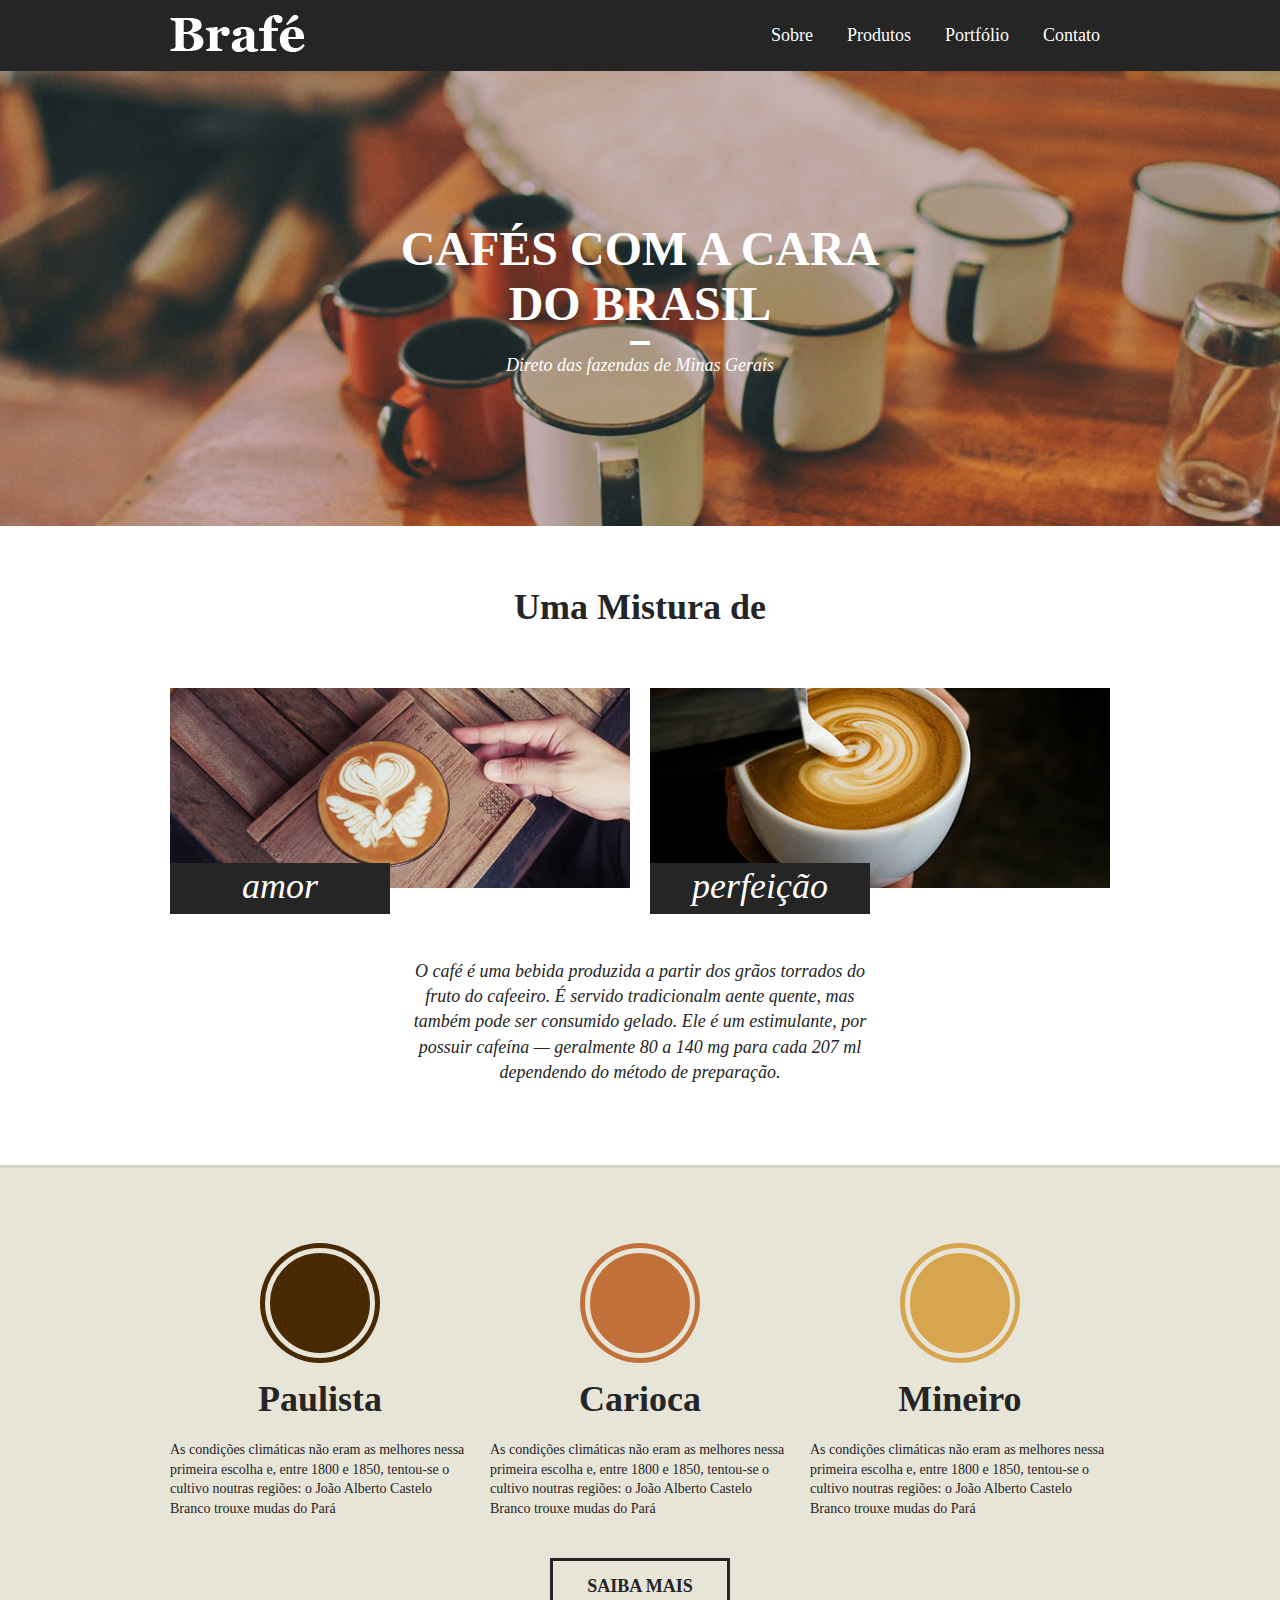
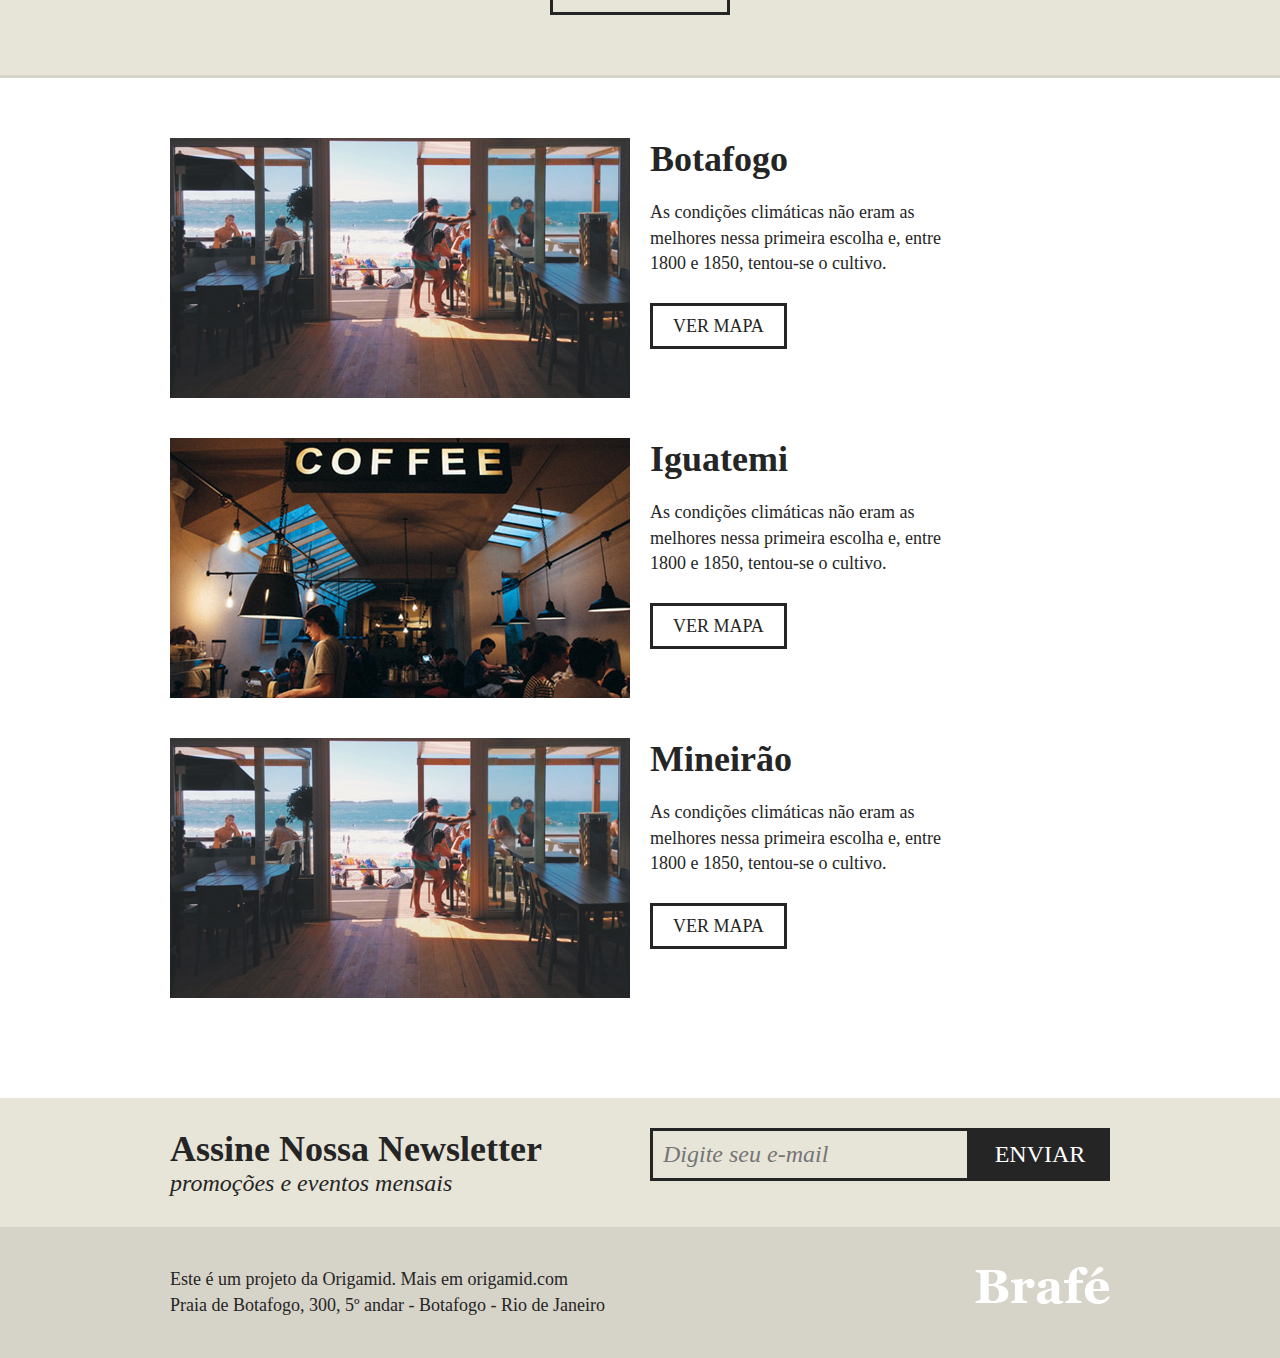
<file: Brafé Grid/index.html>
<!DOCTYPE html>
<html>
<head>
	<title>Brafé 1</title>
	<meta charset="utf-8">
	<meta name="viewport" content="width=device-width, initial-scale=1, shrink-to-fit=no">
	<link rel="stylesheet" type="text/css" href="css/grid.css">
	<link rel="stylesheet" type="text/css" href="css/style.css">
</head>
<body>
	
	<header class="menu">
		<div class="container">
			<a class="menu-logo grid-4" href="#"><img src="img/brafe.png" alt="Brafé"></a>	
			<nav class="menu-nav grid-8">
				<ul>
					<li><a href="#">Sobre</a></li>
					<li><a href="#">Produtos</a></li>
					<li><a href="#">Portfólio</a></li>
					<li><a href="#">Contato</a></li>
				</ul>
			</nav>
		</div>
	</header>
	
	<main class="intro">
		<h1>Cafés com a cara<br>do Brasil</h1>
		<p>Direto das fazendas de Minas Gerais</p>
	</main>
	
	<section class="sobre">
		<h2>Uma Mistura de</h2>
		<div class="container">
			<div class="sobre-item grid-6">
				<img src="img/cafe-1.jpg">
				<h3>amor</h3>
			</div>
			<div class="sobre-item grid-6">
				<img src="img/cafe-2.jpg">
				<h3>perfeição</h3>
			</div>
		</div>
		<p>O café é uma bebida produzida a partir dos grãos torrados do fruto do cafeeiro. É servido tradicionalm
aente quente, mas também pode ser consumido gelado. Ele é um estimulante, por possuir cafeína — geralmente 80 a 140 mg para cada 207 ml dependendo do método de preparação.</p>
	</section>
	
	<section class="produtos">
		<div class="container">
			<div class="produtos-item grid-4">
				<h2 class="produtos-paulista">Paulista</h2>
				<p>As condições climáticas não eram as melhores nessa primeira escolha e, entre 1800 e 1850, tentou-se o cultivo noutras regiões: o João Alberto Castelo Branco trouxe mudas do Pará</p>
			</div>
			<div class="produtos-item grid-4">
				<h2 class="produtos-carioca">Carioca</h2>
				<p>As condições climáticas não eram as melhores nessa primeira escolha e, entre 1800 e 1850, tentou-se o cultivo noutras regiões: o João Alberto Castelo Branco trouxe mudas do Pará</p>
			</div>
			<div class="produtos-item grid-4">
				<h2 class="produtos-mineiro">Mineiro</h2>
				<p>As condições climáticas não eram as melhores nessa primeira escolha e, entre 1800 e 1850, tentou-se o cultivo noutras regiões: o João Alberto Castelo Branco trouxe mudas do Pará</p>
			</div>
		</div>
		<a class="produtos-btn" href="#">Saiba Mais</a>
	</section>
	
	<section class="locais">
		<div class="locais-item container">
			<div class="grid-6">
				<img src="img/botafogo.jpg" alt="Brafé unidade Botafogo">
			</div>
			<div class="grid-6">
				<h2>Botafogo</h2>
				<p>As condições climáticas não eram as melhores nessa primeira escolha e, entre 1800 e 1850, tentou-se o cultivo.</p>
				<a href="#">Ver Mapa</a>
			</div>
		</div>
		
		<div class="locais-item container">
			<div class="grid-6">
				<img src="img/iguatemi.jpg" alt="Brafé unidade Iguatemi">
			</div>
			<div class="grid-6">
				<h2>Iguatemi</h2>
				<p>As condições climáticas não eram as melhores nessa primeira escolha e, entre 1800 e 1850, tentou-se o cultivo.</p>
				<a href="#">Ver Mapa</a>
			</div>
		</div>
		
		<div class="locais-item container">
			<div class="grid-6">
				<img src="img/botafogo.jpg" alt="Brafé unidade Mineirão">
			</div>
			<div class="grid-6">
				<h2>Mineirão</h2>
				<p>As condições climáticas não eram as melhores nessa primeira escolha e, entre 1800 e 1850, tentou-se o cultivo.</p>
				<a href="#">Ver Mapa</a>
			</div>
		</div>
	
	</section>
	
	<section class="assine">
		<div class="container">
			<div class="assine-info grid-6">
				<h2>Assine Nossa Newsletter</h2>
				<p>promoções e eventos mensais</p>
			</div>
			<form class="grid-6">
				<label>E-mail</label>
				<input type="text" placeholder="Digite seu e-mail">
				<button type="submit">Enviar</button>
			</form>
		</div>
	</section>
	
	<footer class="footer">
		<div class="container">
			<p class="grid-8">Este é um projeto da Origamid. Mais em origamid.com<br>Praia de Botafogo, 300, 5º andar - Botafogo - Rio de Janeiro</p>
			<div class="grid-4">
				<img src="img/brafe.png" alt="Brafé">
			</div>
		</div>
	</footer>
	
</body>
</html>
</file>
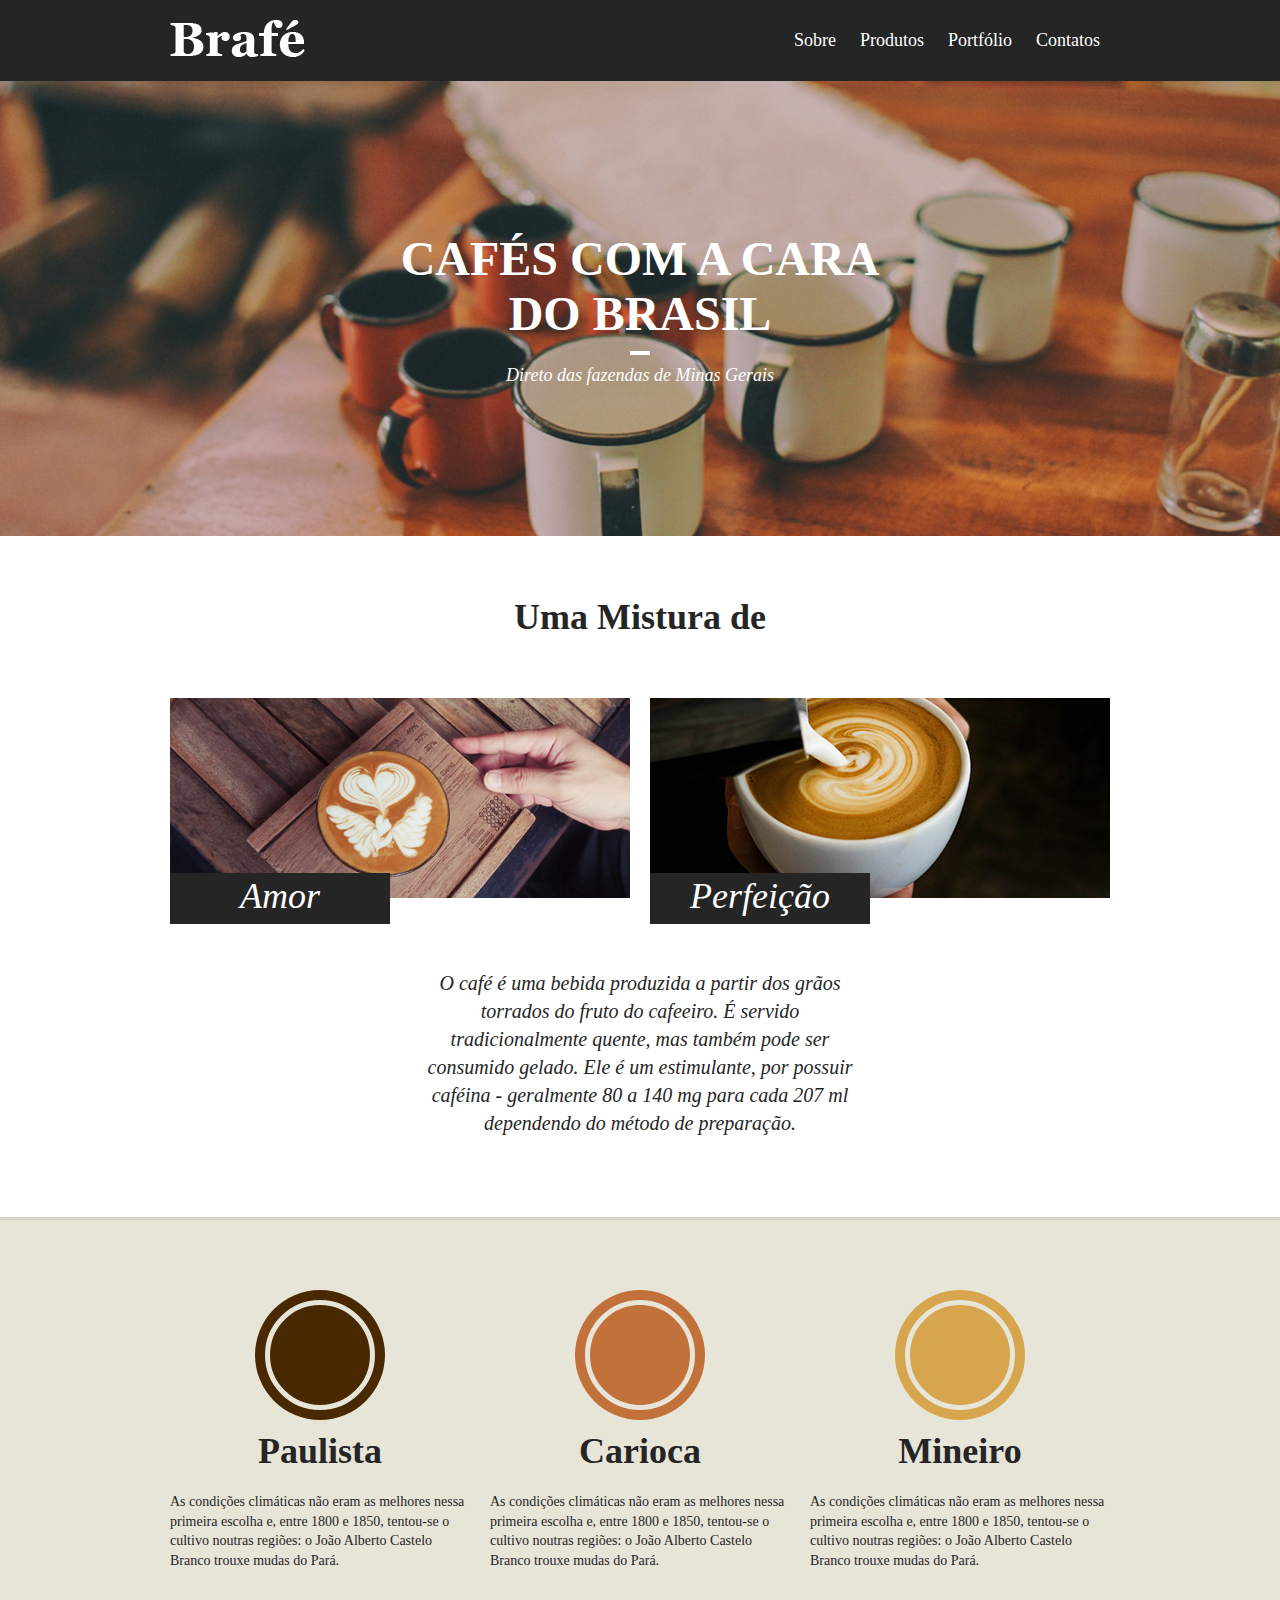
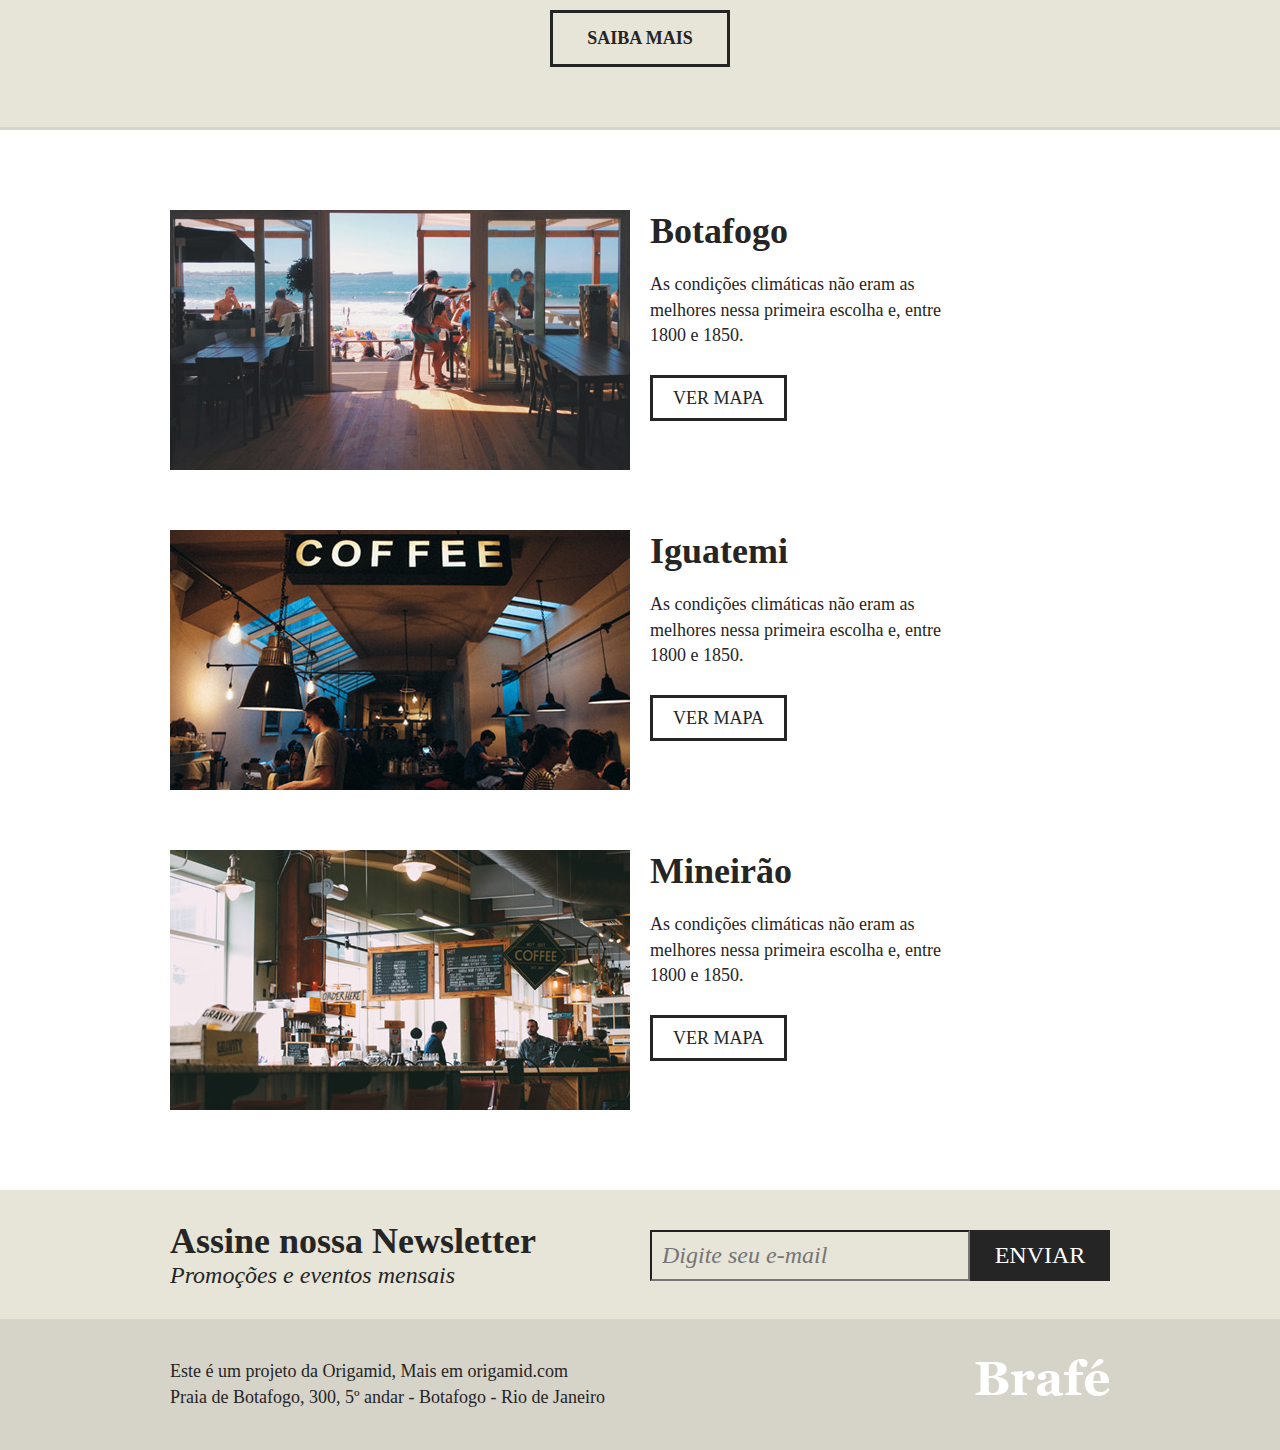
<file: brafé puro/index.html>
<!DOCTYPE html>
<html lang="pt-br">
<head>
    <meta charset="UTF-8">
    <meta name="viewport" content="width=device-width, initial-scale=1, shrink-to-fit=no">
    <link rel="stylesheet" type="text/css" href="css/style.css">
    <title>Brafé</title>
</head>
<body>

    <header class="menu">
        <div class="menu-container">
            <a class="menu-logo" href="#">
                <img src="css/img/brafe.png" alt="Brafé">
            </a>        
            <nav class="menu-nav">
                <ul>
                    <li>
                        <a href="#">Sobre</a>
                    </li>
                    <li>
                        <a href="#">Produtos</a>
                    </li>
                    <li>
                        <a href="#">Portfólio</a>
                    </li>
                    <li>
                        <a href="#">Contatos</a>
                    </li>

                </ul>
            </nav>
        </div>
    </header>

    <main class="intro">
        <h1>Cafés com a cara<br> do Brasil</h1>
        <p>Direto das fazendas de Minas Gerais</p>
    </main>

    <section class="sobre">
        <h2>Uma Mistura de</h2>
        <div class="sobre-container">
            <div class="sobre-item">
                <img src="css/img/cafe-1.jpg" alt="Café Brafé">
                <h3>Amor</h3>
            </div>
            <div class="sobre-item">
                <img src="css/img/cafe-2.jpg" alt="Café Brafé">
                <h3>Perfeição</h3>
            </div>
        </div>
        <p>O café é uma bebida produzida a partir dos grãos torrados do fruto do cafeeiro. É servido tradicionalmente quente, mas também pode ser consumido gelado. Ele é um estimulante, por possuir caféina - geralmente 80 a 140 mg para cada 207 ml dependendo do método de preparação.</p>
    </section>

    <section class="produtos">
        <div class="produtos-container">
            <div class="produtos-item">
                <h2 class="produtos-paulista">Paulista</h2>
                <p>As condições climáticas não eram as melhores nessa primeira escolha e, entre 1800 e 1850, tentou-se o cultivo noutras regiões: o João Alberto Castelo Branco trouxe mudas do Pará.</p>
            </div>
            <div class="produtos-item">
                <h2 class="produtos-carioca">Carioca</h2>
                <p>As condições climáticas não eram as melhores nessa primeira escolha e, entre 1800 e 1850, tentou-se o cultivo noutras regiões: o João Alberto Castelo Branco trouxe mudas do Pará.</p>
            </div>
            <div class="produtos-item">
                <h2 class="produtos-mineiro">Mineiro</h2>
                <p>As condições climáticas não eram as melhores nessa primeira escolha e, entre 1800 e 1850, tentou-se o cultivo noutras regiões: o João Alberto Castelo Branco trouxe mudas do Pará.</p>
            </div>
        </div>
        <a class="produtos-btn" href="#">Saiba Mais</a>
    </section>

    <section class="locais">
        <div class="locais-item">
            <img src="css/img/botafogo.jpg" alt="Brafé unidade Botafogo">
            <div>
                <h2>Botafogo</h2>
                <p>As condições climáticas não eram as melhores nessa primeira escolha e, entre 1800 e 1850.</p>
                <a href="#">Ver Mapa</a>
            </div>
        </div>

        <div class="locais-item">
            <img src="css/img/iguatemi.jpg" alt="Brafé unidade Iguatemi">
            <div>
                <h2>Iguatemi</h2>
                <p>As condições climáticas não eram as melhores nessa primeira escolha e, entre 1800 e 1850.</p>
                <a href="#">Ver Mapa</a>
            </div>
        </div>

        <div class="locais-item">
            <img src="css/img/mineirao.jpg" alt="Brafé unidade Mineirão">
            <div>
                <h2>Mineirão</h2>
                <p>As condições climáticas não eram as melhores nessa primeira escolha e, entre 1800 e 1850.</p>
                <a href="#">Ver Mapa</a>
            </div>
        </div>
    </section>

    <section class="assine">
        <div class="assine-container">
            <div class="assine-info">
                <h2>Assine nossa Newsletter</h2>
                <p>Promoções e eventos mensais</p>
            </div>
            <form action="">
                <label for="">E-mail</label>
                <input type="text" placeholder="Digite seu e-mail">
                <button type="submit">Enviar</button>
            </form>
        </div>
    </section>

    <footer class="footer">
        <div class="footer-container">
            <p>Este é um projeto da Origamid, Mais em origamid.com<br>Praia de Botafogo, 300, 5º andar - Botafogo - Rio de Janeiro</p>
            <img src="css/img/brafe.png" alt="Brafé">
        </div>
    </footer>
    
</body>
</html>
</file>
<file: Brafé 2 Bootstrap/css/style.css>
body, p, h1, h2, ul, li {
	margin: 0px;
	padding: 0px;
}

li {
	list-style: none;
}

body {
	font-family: Georgia, serif;
	color: #252525;
}

* {
	box-sizing: border-box;
}

/* MENU */

.header-informacoes {
	font-size: 0.875em;
	background: #d6d3c8;
	padding: 5px 0;
	text-align: center;
}

.header-logo img {
	display: block;
	margin: 40px auto;
}

.header-menu {
	border-top: 3px solid #d6d3c8;
	border-bottom: 3px solid #d6d3c8;
	text-align: center;
	margin-bottom: 40px;
	padding: 20px 0;
}

.header-menu li {
	display: inline-block;
}

.header-menu li a {
	display: block;
	padding: 5px 10px 5px 0;
	text-decoration: none;
	color: #252525;
	font-size: 1.125em;
}

.header-menu li a::before {
	content: '•';
	padding-right: 10px;
}

.header-menu li:first-child a::before {
	content: '';
}

/* FILTRO */

.filtro {
	background: #e7e4d8;
	border: 3px solid #d6d3c8;
	padding: 20px;
	align-self: start;
}

@media (max-width: 768px) {
	.filtro {
		display: none;
	}
}

.filtro h2 {
	font-size: 1.125em;
	padding: 10px 0;
	font-weight: bold;
}

.filtro ul {
	border-top: 3px solid #c0beb4;
	border-bottom: 3px solid #c0beb4;
	padding: 10px 0;
}

.filtro li {
	font-style: italic;
	font-size: 1.125em;
	line-height: 2;
}

.filtro li::after {
	content: '';
	display: block;
	width: 20px;
	height: 20px;
	border: 3px solid #c0beb4;
	float: right;
	margin-top: 5px;
}

.sabor {
	overflow: hidden;
}

.sabor span {
	text-indent: -200px;
	display: inline-block;
	width: 15px;
	height: 15px;
	background: currentColor;
	border-radius: 50%;
	vertical-align: middle;
}

.sabor-3 {
	color: #492901;
	box-shadow: 20px 0 0 0 currentColor,
							40px 0 0 0 currentColor;
}

.sabor-4 {
	color: #c17139;
	box-shadow: 20px 0 0 0 currentColor,
							40px 0 0 0 currentColor,
							60px 0 0 0 currentColor;
}

.sabor-5 {
	color: #d7a54d;
	box-shadow: 20px 0 0 0 currentColor,
							40px 0 0 0 currentColor,
							60px 0 0 0 currentColor,
							80px 0 0 0 currentColor;
}

/*PRODUTOS*/

.produtos h1 {
	font-size: 3em;
	font-weight: normal;
}

.produtos li img {
	display: block;
	max-width: 100%;
	border: 3px solid #fff;
	box-shadow: 0 0 0 3px #252525;
	margin: 40px 3px 0 3px;
}

.produtos li span {
	background: #e7e4d8;
	padding: 10px;
	font-size: 0.875em;
	font-weight: bold;
	position: relative;
	top: -15px;;
}

.produtos li h2 {
	font-size: 0.875em;
	font-weight: normal;
}

.footer {
	background: #e7e4d8;
	text-align: center;
	padding: 60px 0;
	font-size: 1.125em;
	line-height: 1.4em;
	margin-top: 80px;
}
</file>
<file: Brafé 2 Flexbox/css/flex.css>
.flex {
    max-width: 960px;
    margin: 0 auto;
    display: flex;
    flex-wrap: wrap;
}

.flex-row {
    margin-left: -10px;
    margin-right: -10px;
    display: flex;
    flex-wrap: wrap;
}

.flex-item-4, .flex-item-6, .flex-item-8 {
    margin-left: 10px;
    margin-right: 10px;
    align-self: flex-start;
}

.flex-item-4 {
    flex: 0 0 calc(33.333% - 20px);
    max-width: calc(33.333% - 20px);
}

.flex-item-6 {
    flex: 0 0 calc(50% - 20px);
    max-width: calc(50% - 20px);
}

.flex-item-8 {
    flex: 0 0 calc(66.666% - 20px);
    max-width: calc(66.666% - 20px);
}

@media (max-width: 739px) {
    .flex {
        max-width: 300px;
        flex-direction: column;
    }
    .flex-item-4, .flex-item-8 {
        margin-left: 0px;
        margin-right: 0px;
        max-width: 100%;
        align-self: auto;
    }
}
</file>
<file: Brafé 2 Flexbox/css/style.css>
body, p, h1, h2, ul, li {
	margin: 0px;
	padding: 0px;
}

li {
	list-style: none;
}

body {
	font-family: Georgia, serif;
	color: #252525;
}

* {
	box-sizing: border-box;
}

/* MENU */

.header-informacoes {
	font-size: 0.875em;
	background: #d6d3c8;
	padding: 5px 0;
	text-align: center;
}

.header-logo img {
	display: block;
	margin: 40px auto;
}

.header-menu {
	border-top: 3px solid #d6d3c8;
	border-bottom: 3px solid #d6d3c8;
	text-align: center;
	margin-bottom: 40px;
	padding: 20px 0;
}

.header-menu li {
	display: inline-block;
}

.header-menu li a {
	display: block;
	padding: 5px 10px 5px 0;
	text-decoration: none;
	color: #252525;
	font-size: 1.125em;
}

.header-menu li a::before {
	content: '•';
	padding-right: 10px;
}

.header-menu li:first-child a::before {
	content: '';
}

/* FILTRO */

.filtro {
	background: #e7e4d8;
	border: 3px solid #d6d3c8;
	padding: 20px;
}

@media (max-width: 739px) {
	.filtro {
		display: none;
	}
}

.filtro h2 {
	font-size: 1.125em;
	padding: 10px 0
}

.filtro ul {
	border-top: 3px solid #c0beb4;
	border-bottom: 3px solid #c0beb4;
	padding: 10px 0;
}

.filtro li {
	font-style: italic;
	font-size: 1.125em;
	line-height: 2;
}

.filtro li::after {
	content: '';
	display: block;
	width: 20px;
	height: 20px;
	border: 3px solid #c0beb4;
	float: right;
	margin-top: 5px;
}

.sabor {
	overflow: hidden;
}

.sabor span {
	text-indent: -200px;
	display: inline-block;
	width: 15px;
	height: 15px;
	background: currentColor;
	border-radius: 50%;
	vertical-align: middle;
}

.sabor-3 {
	color: #492901;
	box-shadow: 20px 0 0 0 currentColor,
							40px 0 0 0 currentColor;
}

.sabor-4 {
	color: #c17139;
	box-shadow: 20px 0 0 0 currentColor,
							40px 0 0 0 currentColor,
							60px 0 0 0 currentColor;
}

.sabor-5 {
	color: #d7a54d;
	box-shadow: 20px 0 0 0 currentColor,
							40px 0 0 0 currentColor,
							60px 0 0 0 currentColor,
							80px 0 0 0 currentColor;
}

/*PRODUTOS*/

.produtos h1 {
	font-size: 3em;
	font-weight: normal;
}

.produtos li img {
	display: block;
	max-width: 100%;
	border: 3px solid #fff;
	box-shadow: 0 0 0 3px #252525;
	margin: 40px 3px 0 3px;
}

.produtos li span {
	background: #e7e4d8;
	padding: 10px;
	font-size: 0.875em;
	font-weight: bold;
	position: relative;
	top: -15px;;
}

.produtos li h2 {
	font-size: 0.875em;
	font-weight: normal;
}

.footer {
	background: #e7e4d8;
	text-align: center;
	padding: 60px 0;
	font-size: 1.125em;
	line-height: 1.4em;
	margin-top: 80px;
}
</file>
<file: Brafé 2 Grid/css/grid.css>
.container {
    max-width: 960px;
    margin: 0 auto;
}

.container:after, .container:before {
    content: "";
    display: table;
    clear: both;
}

.grid-1, .grid-2, .grid-3, .grid-4, .grid-5, .grid-6, .grid-7, .grid-8, .grid-9, .grid-10, .grid-11, .grid-12, .grid-mobile-6 {
    float: left;
    display: block;
    min-height: 1px;
    margin-left: 10px;
    margin-right: 10px;
}

.grid-1 {
    width: calc(8.333% - 20px);
}
.grid-2 {
    width: calc(16.666% - 20px);
}
.grid-3 {
    width: calc(25% - 20px);
}
.grid-4 {
    width: calc(33.333% - 20px);
}
.grid-5 {
    width: calc(41.666% - 20px);
}
.grid-6 {
    width: calc(50% - 20px);
}
.grid-7 {
    width: calc(58.333% - 20px);
}
.grid-8 {
    width: calc(66.666% - 20px);
}
.grid-9 {
    width: calc(75% - 20px);
}
.grid-10 {
    width: calc(83.333% - 20px);
}
.grid-11 {
    width: calc(91.666% - 20px);
}
.grid-12 {
    width: calc(100% - 20px);
}

.grid-mobile-6 {
    width: calc(50% - 20px);
}

.row, .row-mobile {
    margin-left: -10px;
    margin-right: -10px;
}

.row:after, .row-mobile:after, .row:before, .row-mobile:before {
    content: "";
    display: table;
    clear: both;
}

@media (max-width: 739px) {
    .container {
        max-width: 300px;
    }
    .grid-1, .grid-2, .grid-3, .grid-4, .grid-5, .grid-6, .grid-7, .grid-8, .grid-9, .grid-10, .grid-11, .grid-12 {
        float: none;
        width: 100%;
        margin-left: 0;
        margin-right: 0;
    }
    .row {
        margin-left: 0;
        margin-right: 0;
    }
}
</file>
<file: Brafé 2 Grid/css/style.css>
body, p, h1, h2, ul, li {
	margin: 0px;
	padding: 0px;
}

li {
	list-style: none;
}

body {
	font-family: Georgia, serif;
	color: #252525;
}

* {
	box-sizing: border-box;
}

/* MENU */

.header-informacoes {
	font-size: 0.875em;
	background: #d6d3c8;
	padding: 5px 0;
	text-align: center;
}

.header-logo img {
	display: block;
	margin: 40px auto;
}

.header-menu {
	border-top: 3px solid #d6d3c8;
	border-bottom: 3px solid #d6d3c8;
	text-align: center;
	margin-bottom: 40px;
	padding: 20px 0;
}

.header-menu li {
	display: inline-block;
}

.header-menu li a {
	display: block;
	padding: 5px 10px 5px 0;
	text-decoration: none;
	color: #252525;
	font-size: 1.125em;
}

.header-menu li a::before {
	content: '•';
	padding-right: 10px;
}

.header-menu li:first-child a::before {
	content: '';
}

/* FILTRO */

.filtro {
	background: #e7e4d8;
	border: 3px solid #d6d3c8;
	padding: 20px;
}

@media (max-width: 739px) {
	.filtro {
		display: none;
	}
}

.filtro h2 {
	font-size: 1.125em;
	padding: 10px 0
}

.filtro ul {
	border-top: 3px solid #c0beb4;
	border-bottom: 3px solid #c0beb4;
	padding: 10px 0;
}

.filtro li {
	font-style: italic;
	font-size: 1.125em;
	line-height: 2;
}

.filtro li::after {
	content: '';
	display: block;
	width: 20px;
	height: 20px;
	border: 3px solid #c0beb4;
	float: right;
	margin-top: 5px;
}

.sabor {
	overflow: hidden;
}

.sabor span {
	text-indent: -200px;
	display: inline-block;
	width: 15px;
	height: 15px;
	background: currentColor;
	border-radius: 50%;
	vertical-align: middle;
}

.sabor-3 {
	color: #492901;
	box-shadow: 20px 0 0 0 currentColor,
							40px 0 0 0 currentColor;
}

.sabor-4 {
	color: #c17139;
	box-shadow: 20px 0 0 0 currentColor,
							40px 0 0 0 currentColor,
							60px 0 0 0 currentColor;
}

.sabor-5 {
	color: #d7a54d;
	box-shadow: 20px 0 0 0 currentColor,
							40px 0 0 0 currentColor,
							60px 0 0 0 currentColor,
							80px 0 0 0 currentColor;
}

/*PRODUTOS*/

.produtos h1 {
	font-size: 3em;
	font-weight: normal;
}

.produtos li img {
	display: block;
	max-width: 100%;
	border: 3px solid #fff;
	box-shadow: 0 0 0 3px #252525;
	margin: 40px 3px 0 3px;
}

.produtos li span {
	background: #e7e4d8;
	padding: 10px;
	font-size: 0.875em;
	font-weight: bold;
	position: relative;
	top: -15px;;
}

.produtos li h2 {
	font-size: 0.875em;
	font-weight: normal;
}

.footer {
	background: #e7e4d8;
	text-align: center;
	padding: 60px 0;
	font-size: 1.125em;
	line-height: 1.4em;
	margin-top: 80px;
}
</file>
<file: Brafé 2 Puro/css/style.css>
body, p, h1, h2, ul, li {
    margin: 0;
    padding: 0;
}

li {
    list-style-type: none;
}

body {
    font-family: Georgia, serif;
    color: #252525;
}

* {
    box-sizing: border-box;
}

/* Menu */

.header-informacoes {
    font-size: 0.875em;
    background: #d6d3c8;
    padding: 5px 0;
    text-align: center;
}

.header-logo img {
    display: block;
    margin: 40px auto;
}

.header-menu {
    border-top: 3px solid #d6d3c8;
    border-bottom: 3px solid #d6d3c8;
    text-align: center;
    margin-bottom: 40px;
    padding: 20px 0;
}

.header-menu li {
    display: inline-block;
}

.header-menu a {
    display: block;
    padding: 5px 10px 5px 0;
    text-decoration: none;
    color: #252525;
    font-size: 1.125em;
}

.header-menu li a::before {
    content: '•';
    padding-right: 10px;
}

.header-menu li:first-child a::before{  
    content: '';
}

/* Conteúdo */

.container {
    max-width: 960px;
    margin: 0 auto;
}

.container:after, .cointainer:before {
    content: '';
    display: table;
    clear: both;
}

@media (min-width: 740px) and (max-width: 980px) {
    .container {
        max-width: 720px;
    }
}

@media (max-width: 739px) {
    .container {
        max-width: 300px;
    }
}

/* Filtro */

.filtro {
    background: #e7e4d8;
    border: 3px solid #d6d3c8;
    width: 300px;
    margin: 0 10px;
    padding: 20px;
    float: left;
}

@media (min-width: 740px) and (max-width: 980px) {
    .filtro {
        width: 220px;
    }
}

@media (max-width: 739px) {
    .filtro {
        display: none;
    }
}

.filtro h2 {
    font-size: 1.125em;
    padding: 10px 0;
}

.filtro ul {
    border-top: 3px solid #c0b3b4;
    border-bottom: 3px solid #c0b3b4;
    padding: 10px 0;
}

.filtro li {
    font-size: 1.125em;
    font-style: italic;
    line-height: 2;
}

.filtro li::after {
    content: '';
    display: block;
    width: 20px;
    height: 20px;
    border: 3px solid #c0b3b4;
    float: right;
    margin-top: 5px;
}

.sabor {
    overflow: hidden;
}

.sabor span {
    text-indent: -200px;
    display: inline-block;
    width: 15px;
    height: 15px;
    background: currentColor;
    border-radius: 50%;
    vertical-align: middle;
}

.sabor-3 {
    color: #492901;
    box-shadow: 20px 0 0 0 currentColor,
                40px 0 0 0 currentColor;
}

.sabor-4 {
    color: #c17139;
    box-shadow: 20px 0 0 0 currentColor,
                40px 0 0 0 currentColor,
                60px 0 0 0 currentColor;
}

.sabor-5 {
    color: #d7a54d;
    box-shadow: 20px 0 0 0 currentColor,
                40px 0 0 0 currentColor,
                60px 0 0 0 currentColor,
                80px 0 0 0 currentColor;
}

/* Produtos */

.produtos {
    width: 620px;
    margin: 0 10px;
    float: left;
}

.produtos h1 {
    font-size: 3em;
    font-weight: normal;
}

.produtos li {
    width: 300px;
    float: left;
}

.produtos li:nth-child(even) {
    margin-left: 20px;
}

.produtos li img {
    display: block;
    max-width: 100%;
    border: 3px solid #fff;
    box-shadow: 0 0 0 3px #252525;
    margin: 40px 3px 0 3px;
}

.produtos li span {
    background: #e7e4d8;
    padding: 10px;
    font-size: 0.875em;
    font-weight: bold;
    position: relative;
    top: -15px;
}

.produtos li h2 {
    font-size: 0.875em;
    font-weight: normal;
}

@media (min-width: 740px) and (max-width: 980px) {
    .produtos {
        width: 460px;
    }
    .produtos li {
        width: 220px;
    }
}

@media (max-width: 739px) {
    .produtos {
        width: 300px;
    }
    .produtos li {
        width: 140px;
    }
}

/* Footer */

.footer {
    background: #e7e4d8;
    text-align: center;
    padding: 60px 0;
    font-size: 1.125em;
    line-height: 1.4em;
    margin-top: 80px;
}
</file>
<file: Brafé 3 Bootstrap/css/style.css>
body, p, h1, ul, li {
	padding: 0px;
	margin: 0px;
}

li {
	list-style: none;
}

body {
	font-family: Georgia, serif;
	color: #252525;
	background: #e7e4d8;
}

* {
	box-sizing: border-box;
}

img {
	display: block;
	max-width: 100%;
}

a {
	text-decoration: none;
}

/*Header*/

.header {
	background: #d6d3c8;
	padding: 20px 0;
}


.header-menu li a {
	color: #252525;
	font-size: 1.125em;
	padding: 0 10px;
}

.header-menu ul {
	display: flex;
	flex-wrap: wrap;
}

.header-menu li:first-child a {
	padding-left: 0px;
}

@media (max-width: 739px) {
	.header-menu ul {
		margin-top: 10px;
	}
}

/*MAIN*/


/*SIDE NAV*/

.side-nav {
	background: #252525;
}

.side-nav li a {
	display: block;
	color: #fff;
	border-bottom: 2px solid #484846;
	font-size: 1.125em;
	padding: 20px;
}

.side-nav li a::before {
	content: '';
	display: inline-block;
	width: 24px;
	height: 24px;
	top: 5px;
	margin-right: 15px;
	position: relative;
	background-image: url('../img/icones.png');
}

.nav-contabilidade::before {
	background-position: 0 0;
}

.nav-produtos::before {
	background-position: 0 -24px;
}

.nav-paginas::before {
	background-position: 0 calc(-24px * 2);
}

.nav-plugins::before {
	background-position: 0 calc(-24px * 3);
}

.nav-formularios::before {
	background-position: 0 calc(-24px * 4);
}

.nav-hospedagens::before {
	background-position: 0 calc(-24px * 5);
}

@media (max-width: 767px) {
	.side-nav {
		background: none;
	}
	.side-nav ul {
		margin-top: 10px;
		display: flex;
		flex-wrap: wrap;
	}
	.side-nav li {
		margin-right: 10px;
		margin-bottom: 10px;
	}
	.side-nav li a:before {
		top: 0;
		margin: 0;
	}
	.side-nav li a {
		width: 44px;
		height: 44px;
		overflow: hidden;
		padding: 10px;
		border: none;
		color: #252525;
		background: #252525;
		border-radius: 4px;
	}
}

/* Produtos */

.produtos {
	
}

.produtos h1 {
	font-size: 2.25em;
	font-weight: bold;
}

.adicionar-produtos {
	background: #c17139;
	color: #e7e4d8;
	font-size: 1.125em;
	font-family: Courier, monospace;
	text-transform: uppercase;
	padding: 15px 20px;
	border-radius: 4px;
	text-align: center;
}


.produtos-item {
	background: #fff;
	box-shadow: 0 1px 3px 0 rgba(0,0,0,.35);
	margin-top: 20px;
	position: relative;
}


.produtos-item a {
	width: 24px;
	height: 24px;
	overflow: hidden;
	text-indent: -200px;
	position: absolute;
	right: 20px;
	top: 10px;
	background: url('../img/edit.svg') no-repeat;
}

.produtos-item a:hover {
	background: url('../img/edit-hover.svg') no-repeat;
}

.produtos-item ul {
	padding: 0 20px;
}

.produtos-item li {
	padding: 10px 0;
	font-size: 1.125em;
	font-family: Courier, monospace;
	border-bottom: 1px solid #e7e4d8;
}

.produtos-item li:last-child {
	border: none;
}

.produtos-item span {
	font-weight: bold;
	width: 70px;
	display: inline-block;
}

/*Footer*/

.footer {
	background: #D6D3C8;
	text-align: center;
	padding: 60px 0;
	font-size: 1.125em;
	line-height: 1.4em;
}
</file>
<file: Brafé 3 Flexbox/css/style.css>
body, p, h1, ul, li {
	padding: 0px;
	margin: 0px;
}

li {
	list-style: none;
}

body {
	font-family: Georgia, serif;
	color: #252525;
	background: #e7e4d8;
}

* {
	box-sizing: border-box;
}

img {
	display: block;
	max-width: 100%;
}

a {
	text-decoration: none;
}

/*Header*/

.header {
	background: #d6d3c8;
	padding: 20px;
	display: flex;
}

.header-logo {
	flex-grow: 1;
}

.header-menu ul{
	display: flex;
	flex-wrap: wrap;
}

.header-menu li a {
	color: #252525;
	font-size: 1.125em;
	padding: 0 10px;
}

.header-menu li:first-child a {
	padding-left: 0px;
}

@media (max-width: 739px) {
	.header {
		flex-direction: column;
	}
	.header-menu {
		margin-top: 10px;
	}
}

/*MAIN*/

.main-container {
	display: flex;
}

/*SIDE NAV*/

.side-nav {
	background: #252525;
	flex: 1;
	max-width: 300px;
	margin-right: 10px;
}

.side-nav li a {
	display: block;
	color: #fff;
	border-bottom: 2px solid #484846;
	font-size: 1.125em;
	padding: 20px;
}

.side-nav li a::before {
	content: '';
	display: inline-block;
	width: 24px;
	height: 24px;
	top: 5px;
	margin-right: 15px;
	position: relative;
	background-image: url('../img/icones.png');
}

.nav-contabilidade::before {
	background-position: 0 0;
}

.nav-produtos::before {
	background-position: 0 -24px;
}

.nav-paginas::before {
	background-position: 0 calc(-24px * 2);
}

.nav-plugins::before {
	background-position: 0 calc(-24px * 3);
}

.nav-formularios::before {
	background-position: 0 calc(-24px * 4);
}

.nav-hospedagens::before {
	background-position: 0 calc(-24px * 5);
}

@media (max-width: 739px) {

	.main-container {
		flex-direction: column;
	}
	.side-nav {
		margin: 10px;
		background: none;
		max-width: 100%;
	}
	.side-nav ul {
		display: flex;
		flex-wrap: wrap;
	}
	.side-nav li {
		margin-bottom: 10px;
		margin-right: 10px;
	}
	.side-nav li a:before {
		top: 0;
		margin: 0;
	}
	.side-nav li a {
		width: 44px;
		height: 44px;
		overflow: hidden;
		border: none;
		padding: 10px;
		color: #252525;
		background: #252525;
		border-radius: 4px;
	}
}

/* Produtos */

.produtos {
	flex: 1;
	padding: 20px 10px;
}

.produtos header {
	display: flex;
}

.produtos h1 {
	font-size: 2.25em;
	flex-grow: 1;
	margin-right: 20px;
}

.adicionar-produtos {
	background: #c17139;
	color: #e7e4d8;
	font-size: 1.125em;
	font-family: Courier, monospace;
	text-transform: uppercase;
	padding: 15px 20px;
	border-radius: 4px;
	text-align: center;
}


.produtos-item {
	background: #fff;
	box-shadow: 0 1px 3px 0 rgba(0,0,0,.35);
	margin-top: 20px;
	position: relative;
	display: flex;
}



.produtos-item a {
	width: 24px;
	height: 24px;
	overflow: hidden;
	text-indent: -200px;
	position: absolute;
	right: 20px;
	top: 10px;
	background: url('../img/edit.svg') no-repeat;
}

.produtos-item a:hover {
	background: url('../img/edit-hover.svg') no-repeat;
}

.produtos-item img {
	align-self: start;
}

.produtos-item ul {
	padding: 0 20px;
}

.produtos-item li {
	padding: 10px 0;
	font-size: 1.125em;
	font-family: Courier, monospace;
	border-bottom: 1px solid #e7e4d8;
}

.produtos-item li:last-child {
	border: none;
}

.produtos-item span {
	font-weight: bold;
	width: 70px;
	display: inline-block;
}

@media (max-width: 739px) {
	.produtos-header {
		flex-direction: column;
	}
	.produtos-item {
		flex-direction: column;
	}
}

/*Footer*/

.footer {
	background: #D6D3C8;
	text-align: center;
	padding: 60px 0;
	font-size: 1.125em;
	line-height: 1.4em;
}
</file>
<file: Brafé 3 Puro/css/style.css>
body, p, h1, ul, li{
    padding: 0;
    margin: 0;
}

a {
    text-decoration: none;
}

li {
    list-style: none;
}

body {
    font-family: Georgia, serif;
    color: #252525;
    background: #e7e4d8;
}

* {
    box-sizing: border-box;
}

img {
    display: block;
    max-width: 100%;
}

/* Header */

.header {
    background: #d6d3c8;
    padding: 20px;
}

.header:before, .header:after {
    content: '';
    display: table;
    clear: both;
}

.header-logo {
    float: left;
}
.header-menu ul{
    float: right;
}

.header-menu li {
    display: inline-block;
}

.header-menu li a {
    color: #252525;
    font-size: 1.125em;
    padding: 0 10px;
}

.header-menu li:first-child a {
    padding-left: 0;
}

@media (max-width: 739px) {
    .header-logo {
        float: none;
    }
    .header-menu ul {
        float: none;
        margin-top: 10px;
    }
}

/* main */

.main-container {
    display: flex;
}

@media (max-width: 739px) {
    .main-container {
        flex-direction: column;
    }
}

/* Side Nav */

.side-nav {
    width: 300px;
    background: #252525;
}

.side-nav li a {
    display: block;
    color: #ffffff;
    border-bottom: 2px solid #484846;
    font-size: 1.125em;
    padding: 20px;
}

.side-nav li a::before {
    content: '';
    display: inline-block;
    width: 24px;
    height: 24px;
    top: 5px;
    margin-right: 15px;
    position: relative;
    background-image: url("img/icones.png");
}

.nav-contabilidade::before {
    background-position: 0 0;
}

.nav-produtos::before {
    background-position: 0 -24px;
}

.nav-paginas::before {
    background-position: 0 calc(-24px * 2);
}

.nav-plugins::before {
    background-position: 0 calc(-24px * 3);
}

.nav-formulario::before {
    background-position: 0 calc(-24px * 4);
}

.nav-hospedagem::before {
    background-position: 0 calc(-24px * 5);
}

@media (min-width: 740px) and (max-width: 980px){
    .side-nav {
        width: 200px;
    }
}

@media (max-width: 739px) {
    .side-nav {
        margin: 20px 0 0 20px;
        background: none;
        width: auto;
    }
    .side-nav li {
        display: inline-block;
    }
    .side-nav li a:before {
        display: block;
        margin: 0;
        top: 0;
    }
    .side-nav li a {
        width: 44px;
        height: 44px;
        overflow: hidden;
        padding: 10px;
        border: none;
        color: #252525;
        background: #252525;
        border-radius: 4px;
    }
}

/* Produtos */

.produtos {
    width: calc(100% - 300px);
    margin: 0 auto;
    max-width: 960px;
    padding: 20px;
}

.produtos header:before,
.produtos header:after{
    content: '';
    display: table;
    clear: both;
}

.produtos h1 {
    font-size: 2.25em;
    float: left;
}

.adicionar-produtos {
    background: #c17139;
    color: #e7e4d8;
    font-size: 1.125em;
    font-family: Courier, monospace;
    text-transform: uppercase;
    padding: 15px 20px;
    border-radius: 4px;
    float: right;
    text-align: center;
}

.produtos-item {
    background: #fff;
    box-shadow: 0 1px 3px 0 rgba(0, 0, 0, .35);
    margin-top: 20px;
    position: relative;
}

.produtos-item:after,
.produtos-item:before {
    content: '';
    display: table;
    clear: both;
}

.produtos-item img {
    float: left;
}

.produtos-item a {
    width: 24px;
    height: 24px;
    overflow: hidden;
    text-indent: -200px;
    position: absolute;
    right: 20px;
    top: 10px;
    background: url(img/edit.svg);
}

.produtos-item a:hover {
    background: url(img/edit-hover.svg);
}

.produtos-item ul {
    float: left;
    padding: 0 20px;
    width: calc(100% - 140px);
}

.produtos-item li {
    padding: 10px 0;
    font-size: 1.125em;
    font-family: Courier, monospace;
    border-bottom: 1px solid #e7e4d8;
}

.produtos-item li:last-child {
    border: none;
}

.produtos-item span {
    font-weight: bold;
    display: inline-block;
    width: 70px;
}

@media (min-width: 740px) and (max-width: 980px){
    .produtos {
        width: calc(100% -200px);
    }
}

@media (max-width: 739px) {
    .produtos {
        width: 100%;
    }
    .produtos h1 {
        float: none;
    }
    .adicionar-produtos {
        float: none;
        display: inline-block;
        margin: 10px 0;
    }
    .produtos-item img {
        float: none;
    }
    .produtos-item ul {
        float: none;
        width: 100%;
    }
}

/* Footer */

.footer {
    background: #d6d3c8;
    text-align: center;
    padding: 60px 0;
    font-size: 1.125em;
    line-height: 1.4em;
}
</file>
<file: Brafé Grid/css/grid.css>
.container {
    max-width: 960px;
    margin: 0 auto;
}

.container:after, .container:before {
    content: "";
    display: table;
    clear: both;
}

.grid-1, .grid-2, .grid-3, .grid-4, 
.grid-5, .grid-6, .grid-7, .grid-8, 
.grid-9, .grid-10, .grid-11, .grid-12 {
    margin-left: 10px;
    margin-right: 10px;
    float: left;
    display: block;
    min-height: 1px;
}

.grid-1 {
    width: calc(8.333% - 20px);
}
.grid-2 {
    width: calc(16.666% - 20px);    
}
.grid-3 {
    width: calc(25% - 20px);
}
.grid-4 {
    width: calc(33.333% - 20px);
}
.grid-5 {
    width: calc(41.666% - 20px);
}
.grid-6 {
    width: calc(50% - 20px);
}
.grid-7 {
    width: calc(58.333% - 20px);
}
.grid-8 {
    width: calc(66.666% - 20px);
}
.grid-9 {
    width: calc(75% - 20px);
}
.grid-10 {
    width: calc(83.333% - 20px);
}
.grid-11 {
    width: calc(91.666% - 20px);
}
.grid-12 {
    width: calc(100% - 20px);
}

@media (max-width: 739px) {
    .container {
        max-width: 300px;
    }
    .grid-1, .grid-2, .grid-3, .grid-4, 
    .grid-5, .grid-6, .grid-7, .grid-8, 
    .grid-9, .grid-10, .grid-11, .grid-12 {
        width: 100%;
        margin-left: 0px;
        margin-right: 0px;
        float: none;
    }
}
</file>
<file: Brafé Bootstrap/css/style.css>
/* Reset */

body, h1, h2, h3, p, ul {
	padding: 0px;
	margin: 0px;
}

body {
	font-family: Georgia, serif;
	color: #252525;
}

* {
	box-sizing: border-box;
}
img {
	display: block;
	max-width: 100%;
}
/* Menu */

.menu {
	background: #252525;
}

.menu-nav a {
	text-decoration: none;
	color: #fff;
	font-size: 1.125em;
}

.menu-nav ul {
	float: right;
	list-style: none;
}

.menu-nav ul li {
	display: inline-block;
}

.menu-nav ul li a {
	display: inline-block;
	padding: 10px;
	margin-left: 10px;
}

@media (max-width: 768px) {
	.menu-nav ul {
		float: none;
	}
	.menu-nav ul {
		padding-left: 0;
		margin-left: 0;
	}
}

/* Intro */

.intro {
	background: url('../img/bg-intro.jpg') no-repeat center center;
	background-size: cover;
	color: #fff;
	padding: 150px 0;
	text-align: center;
}

.intro h1 {
	text-transform: uppercase;
	font-size: 3em;
	font-weight: bold;
}

.intro h1::after {
	content: '';
	display: block;
	width: 20px;
	height: 4px;
	background: #fff;
	margin: 20px auto;
}

.intro p {
	font-style: italic;
	font-size: 1.125em;
}

@media (max-width: 768px) {
	.intro {
		padding: 60px 0;
	}
}

/* Sobre */

.sobre {
	padding-top: 60px;
	padding-bottom: 60px;
}

.sobre h2 {
	font-size: 2.25em;
	text-align: center;
	margin-bottom: 60px;
	font-weight: bold;
}

.sobre-item h3 {
	font-size: 2.25em;
	line-height: 1em;
	background: #252525;
	color: #fff;
	font-style: italic;
	font-weight: normal;
	text-align: center;
	position: relative;
	width: 220px;
	padding: 5px 0 10px 0;
	top: -25px;
}

.sobre > p {
	font-size: 1.125em;
	line-height: 1.4em;
	font-style: italic;
	max-width: 460px;
	text-align: center;
	margin: 20px auto;
}

/* Produtos */

.produtos {
	background: #e7e4d8;
	border-top: 3px solid #d6d3c8;
	border-bottom: 3px solid #d6d3c8;
	padding-top: 60px;
	padding-bottom: 60px;
}

.produtos-item {
	margin-bottom: 40px;
}

.produtos-item h2 {
	font-size: 2.25em;
	text-align: center;
	margin-bottom: 20px;
	font-weight: bold;
}

.produtos-item h2::before {
	content: '';
	display: block;
	width: 100px;
	height: 100px;
	background: currentColor;
	border-radius: 50%;
	border: 5px solid #e7e4d8;
	box-shadow: 0 0 0 5px currentColor;
	margin: 20px auto;
}

h2.produtos-paulista::before {
	color: #492901;
}

h2.produtos-carioca::before {
	color: #c17139;
}

h2.produtos-mineiro::before {
	color: #d7a54d;
}

.produtos-item p {
	font-size: 0.875em;
	line-height: 1.4em;
}

.produtos-btn {
	border: 3px solid #252525;
	color: #252525;
	text-decoration: none;
	text-align: center;
	font-size: 1.125em;
	font-weight: bold;
	text-transform: uppercase;
	width: 180px;
	display: block;
	margin: 20px auto 0 auto;
	padding: 15px 0;
}

.produtos-btn:hover {
	text-decoration: none;
	color: #c17139;
	border-color: #c17139;
}

/* Locais */

.locais {
	padding-top: 60px;
	padding-bottom: 60px;
}

.locais-item {
	margin-bottom: 40px;
}

.locais-item h2 {
	font-size: 2.25em;
	margin-bottom: 20px;
	font-weight: bold;
}

.locais-item p {
	font-size: 1.125em;
	line-height: 1.4em;
	max-width: 320px;
	margin-bottom: 20px;
}

.locais-item a {
	font-size: 1.125em;
	text-transform: uppercase;
	text-decoration: none;
	border: 3px solid;
	color: #252525;
	padding: 10px 20px;
}

/* Assine */

.assine {
	background: #e7e4d8;
	padding-top: 30px;
	padding-bottom: 30px;
}

.assine form {
	margin-top: 10px;
	display: flex;
	flex-wrap: wrap;
	align-content: flex-start;
}

.assine-info h2 {
	font-size: 2.25em;
	font-weight: bold;
}

.assine-info p {
	font-size: 1.5em;
	font-style: italic;
}

.assine form label {
	display: none;
}

.assine input {
	border: 3px solid #252525;
	background: none;
	font-size: 1.5em;
	font-style: italic;
	font-family: Georgia, serif;
	align-self: start;
	padding: 10px;
}

.assine button {
	background: #252525;
	border: none;
	font-family: Georgia, serif;
	text-transform: uppercase;
	font-size: 1.5em;
	color: #fff;
	cursor: pointer;
	align-self: start;
	padding: 13px;
}

/*Footer*/

.footer {
	background: #d6d3c8;
	padding-top: 40px;
	padding-bottom: 40px;
}

.footer p {
	font-size: 1.125em;
	line-height: 1.4em;
}

.footer img {
	float: right;
}

@media (max-width: 768px) {
	.footer img {
		float: none;
		margin-top: 20px;
	}
}
</file>
<file: Brafé Flexbox/css/style.css>
/* Reset */

body, h1, h2, h3, p, ul {
	padding: 0px;
	margin: 0px;
}

body {
	font-family: Georgia, serif;
	color: #252525;
}

* {
	box-sizing: border-box;
}

.container {
	display: flex;
	max-width: 960px;
	margin: 0 auto;
}

@media (max-width: 739px) {
	.container {
		flex-direction: column;
		max-width: 300px;
	}
}

/* Menu */

.menu {
	background: #252525;
	padding: 15px 0;
}

.menu-nav a {
	text-decoration: none;
	color: #fff;
	font-size: 1.125em;
}

.menu-logo {
	margin: 0 10px;
}

.menu-nav {
	flex: 1;
	margin: 0 10px;
	align-self: center;
}

.menu-nav ul {
	float: right;
	display: flex;
	list-style: none;
}

.menu-nav ul li a {
	padding: 10px;
}

@media (max-width: 739px) {
	.menu-nav p{
		margin: 0;
	}
	.menu-logo {
		margin: 0;
	}
	.menu-nav ul li a {
		padding-left: 0;
	}
}

/* Intro */

.intro {
	background: url('../img/bg-intro.jpg') no-repeat center center;
	background-size: cover;
	color: #fff;
	padding: 150px 0;
	text-align: center;
}

.intro h1 {
	text-transform: uppercase;
	font-size: 3em;
}

.intro h1::after {
	content: '';
	display: block;
	width: 20px;
	height: 4px;
	background: #fff;
	margin: 10px auto;
}

.intro p {
	font-style: italic;
	font-size: 1.125em;
}

@media (max-width: 739px) {
	.intro {
		padding: 60px 0;
	}
	.intro h1 {
		text-align: center;;
	}
}

/* Sobre */

.sobre {
	padding: 60px 0;
}

.sobre h2 {
	font-size: 2.25em;
	text-align: center;
	margin-bottom: 60px;
}

.sobre-item h3 {
	font-size: 2.25em;
	line-height: 1em;
	background: #252525;
	color: #fff;
	font-style: italic;
	font-weight: normal;
	text-align: center;
	position: relative;
	width: 220px;
	padding: 5px 0 10px 0;
	top: -25px;
}

.sobre-item {
	flex: 1;
	margin: 0 10px;
}

.sobre-item img {
	display: block;
	max-width: 100%;
}

.sobre > p {
	font-size: 1.125em;
	line-height: 1.4em;
	font-style: italic;
	margin: 20px auto;
	max-width: 460px;
	text-align: center;
}

@media (max-width: 739px) {
	.sobre-item {
		margin-left: 0;
		margin-right: 0;
	}
}

/* Produtos */

.produtos {
	background: #e7e4d8;
	border-top: 3px solid #d6d3c8;
	border-bottom: 3px solid #d6d3c8;
	padding: 60px 0;
}

.produtos-item {
	flex: 1;
	margin: 0 10px 40px 10px;
}

.produtos-item h2 {
	font-size: 2.25em;
	text-align: center;
	margin-bottom: 20px;
}

.produtos-item h2::before {
	content: '';
	display: block;
	width: 100px;
	height: 100px;
	background: currentColor;
	border-radius: 50%;
	border: 5px solid #e7e4d8;
	box-shadow: 0 0 0 5px currentColor;
	margin: 20px auto;
}

h2.produtos-paulista::before {
	color: #492901;
}

h2.produtos-carioca::before {
	color: #c17139;
}

h2.produtos-mineiro::before {
	color: #d7a54d;
}

.produtos-item p {
	font-size: 0.875em;
	line-height: 1.4em;
}

.produtos-btn {
	border: 3px solid #252525;
	color: #252525;
	text-decoration: none;
	text-align: center;
	font-size: 1.125em;
	font-weight: bold;
	text-transform: uppercase;
	display: block;
	width: 180px;
	padding: 15px 0;
	margin: 20px auto 0 auto;
}

@media (max-width: 739px) {
	.produtos-item {
		margin-left: 0;
	}
}

/* Locais */

.locais {
	padding: 60px 0;
}

.locais-item {
	margin-bottom: 40px;
}

.locais-img, .locais-info {
	flex: 1;
	margin: 0 10px;
}

.locais-img img {
	display: block;
	max-width: 100%;
}

.locais-item h2 {
	font-size: 2.25em;
	margin-bottom: 20px;
}

.locais-item p {
	font-size: 1.125em;
	line-height: 1.4em;
	max-width: 320px;
	margin-bottom: 40px;
}

.locais-item a {
	font-size: 1.125em;
	text-transform: uppercase;
	text-decoration: none;
	border: 3px solid;
	color: #252525;
	padding: 10px 20px;
}
@media (max-width: 739px) {
	.locais-info, .locais-info {
		margin-left: 0;
		margin-right: 0;
	}
}

/* Assine */

.assine {
	background: #e7e4d8;
	padding: 30px 0;
}

.assine-info {
	flex: 1;
	margin: 0 10px;
}

.assine-info h2 {
	font-size: 2.25em;
}

.assine-info p {
	font-size: 1.5em;
	font-style: italic;
}

.assine form {
	flex: 1;
	margin: 0 10px;
	display: flex;
	flex-wrap: wrap;
	align-content: flex-start;
}

.assine form label {
	display: none;
}

.assine input {
	flex: 1;
	align-self: flex-start;
	padding: 15px;
	border: 3px solid #252525;
	background: none;
	font-size: 1.5em;
	font-style: italic;
	font-family: Georgia, serif;
}

.assine button {
	flex: 1;
	padding: 18px;
	align-self: flex-start;
	background: #252525;
	border: none;
	font-family: Georgia, serif;
	text-transform: uppercase;
	font-size: 1.5em;
	color: #fff;
	cursor: pointer;
}

@media (max-width: 739px) {
	.assine-info {
		margin: 0 0 20px 0px;
	}
	.assine form {
		margin: 0;
	}
}

/*Footer*/

.footer {
	background: #d6d3c8;
	padding: 40px 0;
}

.footer p {
	font-size: 1.125em;
	line-height: 1.4em;
	margin: 0 10px;
	flex: 1;
}

.footer-img {
	margin: 0 10px;
}

@media (max-width: 739px) {
	.footer-img, .footer p {
		margin: 10px 0;
	}
}
</file>
<file: Brafé Grid/css/style.css>
/* Reset */

body, h1, h2, h3, p, ul {
	padding: 0px;
	margin: 0px;
}

body {
	font-family: Georgia, serif;
	color: #252525;
}

* {
	box-sizing: border-box;
}

img {
	max-width: 100%;
	display: block;
}

/* Menu */

.menu {
	background: #252525;
	padding: 15px 0;
}

.menu-nav ul {
	float: right;
}

.menu-nav ul li {
	display: inline-block;
}

.menu-nav a {
	text-decoration: none;
	color: #fff;
	font-size: 1.125em;
	display: block;
	padding: 10px;
	margin-left: 10px;
}

@media (max-width: 739px) {
	.menu-nav ul {
		float: none;
	}
	.menu-nav ul li a {
		margin-left: 0;
		padding-left: 0;
		padding-right: 8px;
	}
}

/* Intro */

.intro {
	background: url('../img/bg-intro.jpg') no-repeat center center;
	background-size: cover;
	color: #fff;
	padding: 150px 0;
	text-align: center;
}

.intro h1 {
	text-transform: uppercase;
	font-size: 3em;
}

.intro h1::after {
	content: '';
	display: block;
	width: 20px;
	height: 4px;
	background: #fff;
	margin: 10px auto;
}

.intro p {
	font-style: italic;
	font-size: 1.125em;
}

@media (max-width: 739px) {
	.intro {
		padding: 60px 0;
	}
}

/* Sobre */

.sobre {
	padding: 60px 0;
}
.sobre h2 {
	font-size: 2.25em;
	text-align: center;
	margin-bottom: 60px;
}

.sobre-item h3 {
	font-size: 2.25em;
	line-height: 1em;
	background: #252525;
	color: #fff;
	font-style: italic;
	font-weight: normal;
	text-align: center;
	position: relative;
	width: 220px;
	padding: 5px 0 10px 0;
	top: -25px;
}

.sobre > p {
	font-size: 1.125em;
	line-height: 1.4em;
	font-style: italic;
	max-width: 460px;
	margin: 20px auto;
	text-align: center;
}

/* Produtos */

.produtos {
	background: #e7e4d8;
	border-top: 3px solid #d6d3c8;
	border-bottom: 3px solid #d6d3c8;
	padding: 60px 0;
}

.produtos-item {
	margin-bottom: 40px;
}

.produtos-item h2 {
	font-size: 2.25em;
	text-align: center;
	margin-bottom: 20px;
}

.produtos-item h2::before {
	content: '';
	display: block;
	width: 100px;
	height: 100px;
	background: currentColor;
	border-radius: 50%;
	border: 5px solid #e7e4d8;
	box-shadow: 0 0 0 5px currentColor;
	margin: 20px auto;
}

h2.produtos-paulista::before {
	color: #492901;
}

h2.produtos-carioca::before {
	color: #c17139;
}

h2.produtos-mineiro::before {
	color: #d7a54d;
}

.produtos-item p {
	font-size: 0.875em;
	line-height: 1.4em;
}

.produtos-btn {
	border: 3px solid #252525;
	color: #252525;
	text-decoration: none;
	text-align: center;
	font-size: 1.125em;
	font-weight: bold;
	text-transform: uppercase;
	display: block;
	width: 180px;
	padding: 15px 0;
	margin: 0 auto;
}

/* Locais */

.locais {
	padding: 60px 0;
}

.locais-item {
	margin-bottom: 40px;
}

.locais-item h2 {
	font-size: 2.25em;
	margin-bottom: 20px;
}

.locais-item p {
	font-size: 1.125em;
	line-height: 1.4em;
	max-width: 320px;
	margin-bottom: 40px;
}

.locais-item a {
	font-size: 1.125em;
	text-transform: uppercase;
	text-decoration: none;
	border: 3px solid;
	color: #252525;
	padding: 10px 20px;
}

/* Assine */

.assine {
	background: #e7e4d8;
	padding: 30px 0;
}

.assine-info h2 {
	font-size: 2.25em;
}

.assine-info p {
	font-size: 1.5em;
	font-style: italic;
}

.assine form label {
	display: none;
}

.assine input {
	border: 3px solid #252525;
	background: none;
	font-size: 1.5em;
	font-style: italic;
	font-family: Georgia, serif;
	width: calc(100% - 140px);
	padding: 10px;
	float: left;
}

.assine button {
	background: #252525;
	border: none;
	font-family: Georgia, serif;
	text-transform: uppercase;
	font-size: 1.5em;
	color: #fff;
	cursor: pointer;
	width: 140px;
	padding: 13px 0;
}

/*Footer*/

.footer {
	background: #d6d3c8;
	padding: 40px 0;
}

.footer img {
	float: right;
}

.footer p {
	font-size: 1.125em;
	line-height: 1.4em;
}

@media (max-width: 739px) {
	.footer img {
		float: none;
		margin-top: 20px;
	}
}
</file>
<file: brafé puro/css/style.css>
/* Reset */
body, h1, h2, h3, p, ul {
    padding: 0px;
    margin: 0px;
}

* {
    box-sizing: border-box;
}

body {
    font-family: Georgia, serif;
    color: #252525;
}

/* Menu */
.menu {
    background: #252525;
    padding: 20px 0;
}

.menu-container {
    max-width: 960px;
    margin: 0 auto;
}

.menu-container:after,
.menu-container:before {
    content: '';
    display: table;
    clear: both;
}

a.menu-logo {
    display: block;
    float: left;
    margin-left: 10px;
}

.menu-nav {
    float: right;
    margin-right: 10px;
}

.menu-nav li {
    display: inline-block;
}

.menu-nav a {
    display: block;
    padding: 10px;
    text-decoration: none;
    color: #ffffff;
    font-size: 1.125em;
}

@media only screen and (max-width: 739px) {
    .menu {
        text-align: center;
    }
    a.menu-logo {
        float: none;
        margin: 0 auto;
    }
    .menu-nav {
        float: none;
        clear: both;
    }
}

/* Intro */

.intro {
    background: url('img/bg-intro.jpg') no-repeat center center;
    background-size: cover;
    padding: 150px 0;
    text-align: center;
    color: #ffffff;
}

.intro h1 {
    text-transform: uppercase;
    font-size: 3em;
}

.intro h1:after {
    content: '';
    display: block;
    width: 20px;
    height: 4px;
    background: #ffffff;
    margin: 10px auto;
}

.intro p {
    font-style: italic;
    font-size: 1.125em;
}

@media only screen and (max-width: 739px) {
    .intro {
        padding: 60px;
    }
}

/* Sobre */

.sobre {
    padding: 60px 0;
}

.sobre-container {
    max-width: 960px;
    margin: 0 auto;
}

.sobre-container:after,
.sobre-container:before {
    content: '';
    display: table;
    clear: both;
}

.sobre h2 {
    text-align: center;
    font-size: 2.25em;
    margin-bottom: 60px;
}

.sobre-item {
    width: 460px;
    float: left;
    margin: 0 10px;
}

.sobre-item img {
    display: block;
    max-width: 100%;
}

.sobre-item h3 {
    font-size: 2.25em;
    line-height: 1em;
    background: #252525;
    width: 220px;
    color: #fff;
    font-style: italic;
    font-weight: normal;
    text-align: center;
    padding: 5px 0 10px 0;
    top: -25px;
    position: relative;
}

.sobre > p {
    font-size: 1.25em;
    line-height: 1.4em;
    font-style: italic;
    text-align: center;
    margin: 20px auto;
    max-width: 460px;;
}

@media only screen and (min-width: 740px) and (max-width:980px) {
    .sobre-container {
        max-width: 720px;
    }
    .sobre-item {
        width: 340px;
    }
}

@media only screen and (max-width: 739px) {
    .sobre-container {
        max-width: 300px;
    }
    .sobre-item {
        width: 300px;
        margin: 0 auto;
    }
}

/* Produtos */

.produtos {
    background: #e7e4d8;
    padding: 60px 0;
    border-top: 3px solid #d6d3c8;
    border-bottom: 3px solid #d6d3c8;
}

.produtos-container {
    max-width: 960px;
    margin: 0 auto;
}
/* ClearFix*/
.produtos-container:before,
.produtos-container:after {
    content: '';
    display: table;
    clear: both;
}

.produtos-item {
    width: 300px;
    float: left;
    margin: 0 10px 20px 10px;
}

.produtos-item h2 {
    text-align: center;
    font-size: 2.25em;
    margin-bottom: 20px;
}

.produtos-item h2:before {
    content: '';
    display: block;
    width: 100px;
    height: 100px;
    background: currentColor;
    border-radius: 50%;
    margin: 20px auto;
    border: 5px solid #e7e4d8;
    box-shadow: 0 0 0 10px currentColor;
}

h2.produtos-paulista:before {
    color: #492901;
}

h2.produtos-carioca:before {
    color: #c17139;
}

h2.produtos-mineiro:before {
    color: #d7a54d;
}

.produtos-item p {
    font-size: 0.875em;
    line-height: 1.4em;
}

.produtos-btn {
    width: 180px;
    border: 3px solid;
    color: #252525;
    text-decoration: none;
    display: block;
    font-size: 1.123em;
    font-weight: bold;
    text-transform: uppercase;
    text-align: center;
    padding: 15px 0;
    margin: 20px auto 0 auto;
}

@media only screen and (min-width: 740px) and (max-width: 980) {
    .produtos-container{
        max-width: 720px;
    }
    .produtos-item {
        width: 220px;
    }    
}

@media only screen and (max-width: 739px) {
    .produtos-container {
        max-width: 300px;
    }
    .produtos-item {
        margin: 0 auto 20px auto;
    }
}

/* Locais */

.locais {
    max-width: 960px;
    margin: 0 auto;
    padding: 20px 0;    
}

.locais-item {
    clear: both;
    margin: 60px auto;
    /* overflow: hidden; também usado para concerto de float, porém muito situacional*/
}

.locais-item:after, .locais-item:before {
    content: '';
    display: table;
    clear: both;
}

.locais-item img{
    width: 460px;
    float: left;
    display: block;
    margin: 0 10px;
}

.locais-item > div {
    width: 460px;
    float: left;
    margin: 0 10px;
}

.locais-item h2 {
    font-size: 2.25em;
    margin-bottom: 20px;
}

.locais-item p {
    font-size: 1.125em;
    line-height: 1.4em;
    max-width: 320px;
    margin-bottom: 40px;
}

.locais-item a {
    font-size: 1.125em;
    text-transform: uppercase;
    text-decoration: none;
    border: 3px solid;
    color: #252525;
    padding: 10px 20px;
}

@media only screen and (min-width: 740px) and (max-width: 980) {
    .locais {
        max-width: 720px;
    }
    .locais-item > div, .locais-item img {
        width: 340px;
    }
}

@media only screen and (max-width: 739px) {
    .locais {
        max-width: 300px;
    }
    .locais-item img, .locais-item > div {
        width: 300px;
        margin: 0;
    }
}

/* Assine */

.assine {
    background: #e7e4d8;
    padding: 30px 0;
}

.assine-container {
    max-width: 960px;
    margin: 0 auto;
}

.assine-container:after, 
.assine-container:before {
    content: '';
    display: table;
    clear: both;
}

.assine-info {
    width: 460px;
    margin: 0 10px;
    float: left;
}

.assine-info h2 {
    font-size: 2.25em;
}

.assine-info p{
    font-size: 1.5em;
    font-style: italic;
}

.assine form {
    width: 460px;
    margin: 10px 10px 0 10px;
    float: left;
}

.assine form label {
    display: none;
}

.assine input {
    width: 320px;
    bottom: 3px solid #252525;
    background: none;
    font-size: 1.5em;
    font-style: italic;
    font-family: Georgia, serif;
    padding: 10px;
    float: left;
}

.assine button {
    background: #252525;
    border: none;
    font-family: Georgia, serif;
    text-transform: uppercase;
    font-size: 1.5em;
    width: 140px;
    padding: 12px;
    color: #ffffff;
    cursor: pointer;
}

@media only screen and (min-width: 740px) and (max-width: 980) {
    .assine-container {
        max-width: 720px;
    }
    .assine-info, .assine input, .assine form {
        width: 340px;
    }
}

@media only screen and (max-width: 739px) {
   .assine-container {
       max-width: 300px;
   }
   .assine-info, .assine input, .assine form {
        width: 300px;
        margin: 10px 0 0 0;
   }

}

/* Footer */ 

.footer {
    background: #d6d3c8;
    padding: 40px 0;
}

.footer-container {
    max-width: 960px;
    margin: 0 auto;
}

.footer-container:before,
.footer-container:after {
    content: '';
    display: table;
    clear: both;
}

.footer p {
    float: left;
    margin: 0 10px;
    font-size: 1.125em;
    line-height: 1.4em;
}

.footer img {
    float: right;
    margin: 0 10px;
    display: block;
}

@media only screen and (max-width: 739px) {
    .footer-container {
        max-width: 300px;
    }
    .footer p {
        float: none;
        margin: 0;
    }
    .footer img {
        float: none;
        margin: 20px 0;
    }
 
 }
</file>
